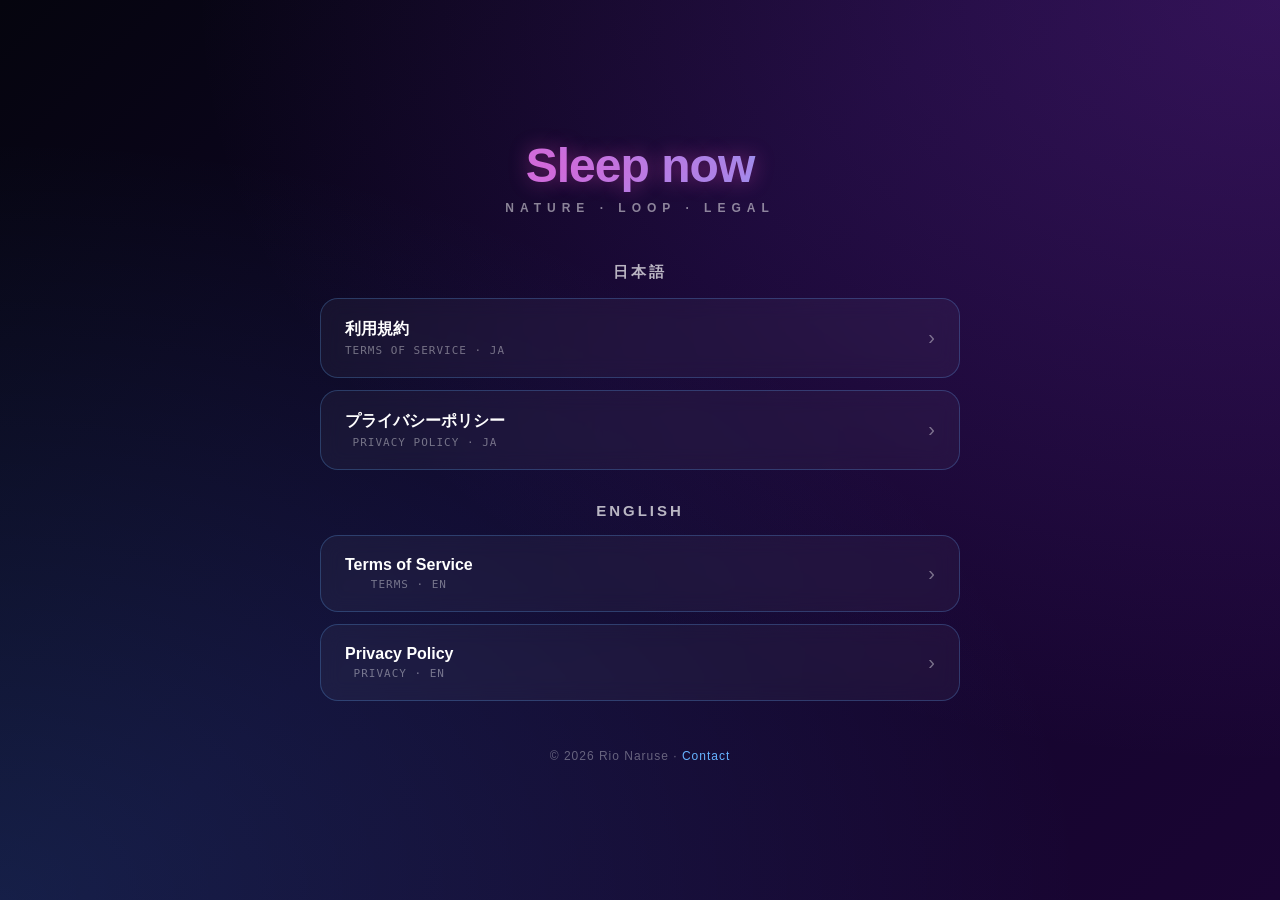
<file: index.html>
<!DOCTYPE html>
<html lang="ja">
<head>
<meta charset="UTF-8">
<meta name="viewport" content="width=device-width, initial-scale=1.0">
<title>Sleep now — Legal Documents</title>
<style>
  * { margin: 0; padding: 0; box-sizing: border-box; }
  body {
    font-family: -apple-system, BlinkMacSystemFont, "SF Pro Display", "Hiragino Sans", "Helvetica Neue", Arial, sans-serif;
    background: radial-gradient(ellipse at top right, rgba(150, 60, 220, 0.25), transparent 60%),
                radial-gradient(ellipse at bottom left, rgba(60, 180, 255, 0.15), transparent 60%),
                linear-gradient(135deg, #05050e 0%, #10052a 45%, #1a0533 100%);
    color: #fff;
    min-height: 100vh;
    display: flex;
    align-items: center;
    justify-content: center;
    padding: 40px 20px;
  }
  .container { max-width: 640px; width: 100%; text-align: center; }
  h1 {
    font-size: 48px;
    font-weight: 900;
    letter-spacing: -0.02em;
    background: linear-gradient(90deg, #ff4dcc, #66b3ff);
    -webkit-background-clip: text;
    -webkit-text-fill-color: transparent;
    background-clip: text;
    text-shadow: 0 0 20px rgba(255, 77, 204, 0.4);
    margin-bottom: 8px;
  }
  .subtitle {
    color: rgba(255, 255, 255, 0.5);
    font-size: 12px;
    letter-spacing: 6px;
    font-weight: 600;
    margin-bottom: 48px;
    text-transform: uppercase;
  }
  h2 {
    font-size: 15px;
    font-weight: 600;
    color: rgba(255, 255, 255, 0.7);
    letter-spacing: 3px;
    margin: 32px 0 16px;
    text-transform: uppercase;
  }
  .doc-grid { display: flex; flex-direction: column; gap: 12px; }
  .doc-card {
    background: rgba(255, 255, 255, 0.04);
    border: 1px solid rgba(102, 179, 255, 0.25);
    border-radius: 18px;
    padding: 20px 24px;
    text-decoration: none;
    color: #fff;
    display: flex;
    align-items: center;
    justify-content: space-between;
    transition: all 0.25s ease;
    backdrop-filter: blur(10px);
    -webkit-backdrop-filter: blur(10px);
  }
  .doc-card:hover {
    background: rgba(102, 179, 255, 0.1);
    border-color: rgba(102, 179, 255, 0.6);
    transform: translateY(-2px);
    box-shadow: 0 10px 30px rgba(102, 179, 255, 0.2);
  }
  .doc-title { font-size: 16px; font-weight: 700; text-align: left; }
  .doc-lang {
    font-size: 11px;
    color: rgba(255, 255, 255, 0.4);
    letter-spacing: 1px;
    font-family: "SF Mono", Menlo, monospace;
    margin-top: 4px;
  }
  .arrow { font-size: 20px; color: rgba(255, 255, 255, 0.4); }
  .doc-card:hover .arrow { color: #66b3ff; }
  footer {
    margin-top: 48px;
    color: rgba(255, 255, 255, 0.35);
    font-size: 12px;
    letter-spacing: 1px;
  }
  footer a { color: #66b3ff; text-decoration: none; }
  @media (max-width: 480px) {
    h1 { font-size: 36px; }
    .doc-card { padding: 16px 20px; }
  }
</style>
</head>
<body>
<div class="container">
  <h1>Sleep now</h1>
  <div class="subtitle">Nature · Loop · Legal</div>

  <h2>日本語</h2>
  <div class="doc-grid">
    <a href="terms-ja.html" class="doc-card">
      <div>
        <div class="doc-title">利用規約</div>
        <div class="doc-lang">TERMS OF SERVICE · JA</div>
      </div>
      <span class="arrow">›</span>
    </a>
    <a href="privacy-ja.html" class="doc-card">
      <div>
        <div class="doc-title">プライバシーポリシー</div>
        <div class="doc-lang">PRIVACY POLICY · JA</div>
      </div>
      <span class="arrow">›</span>
    </a>
  </div>

  <h2>English</h2>
  <div class="doc-grid">
    <a href="terms-en.html" class="doc-card">
      <div>
        <div class="doc-title">Terms of Service</div>
        <div class="doc-lang">TERMS · EN</div>
      </div>
      <span class="arrow">›</span>
    </a>
    <a href="privacy-en.html" class="doc-card">
      <div>
        <div class="doc-title">Privacy Policy</div>
        <div class="doc-lang">PRIVACY · EN</div>
      </div>
      <span class="arrow">›</span>
    </a>
  </div>

  <footer>
    © 2026 Rio Naruse · <a href="mailto:steplife.contact@gmail.com">Contact</a>
  </footer>
</div>
</body>
</html>
</file>
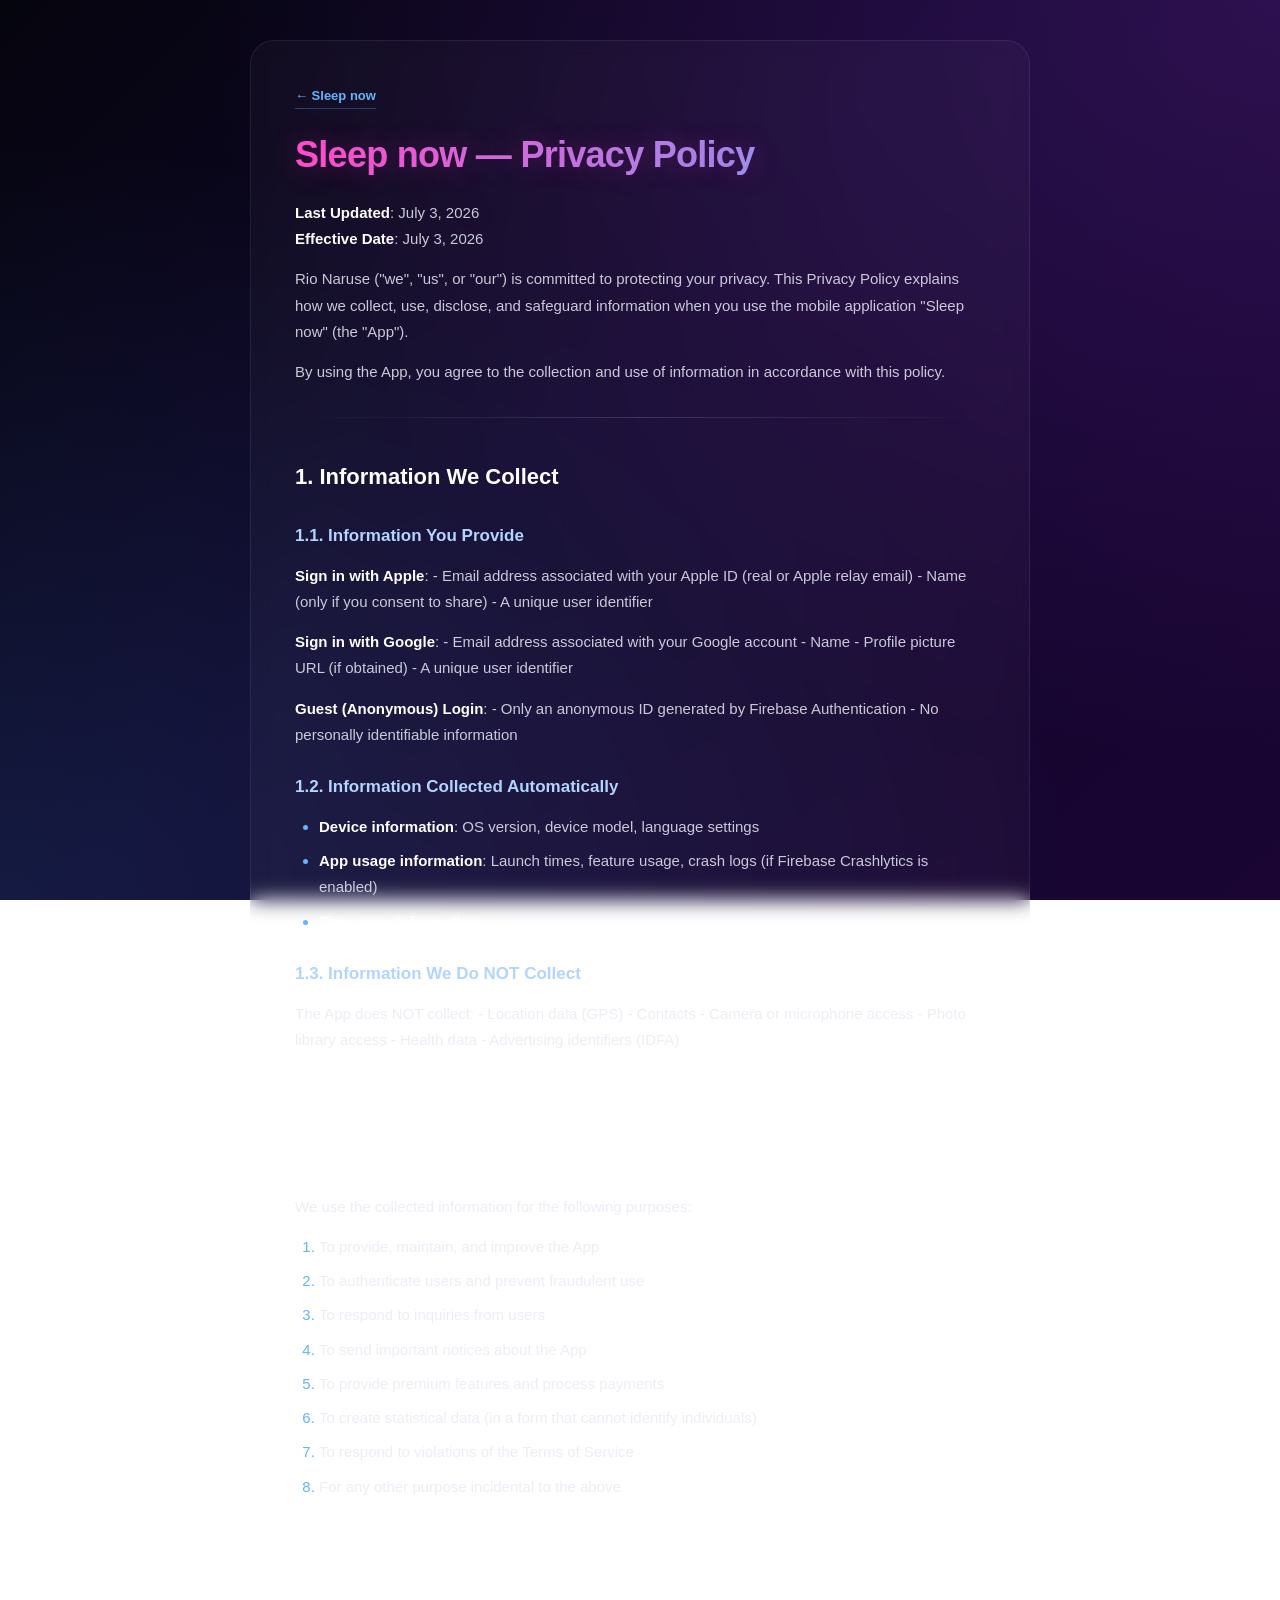
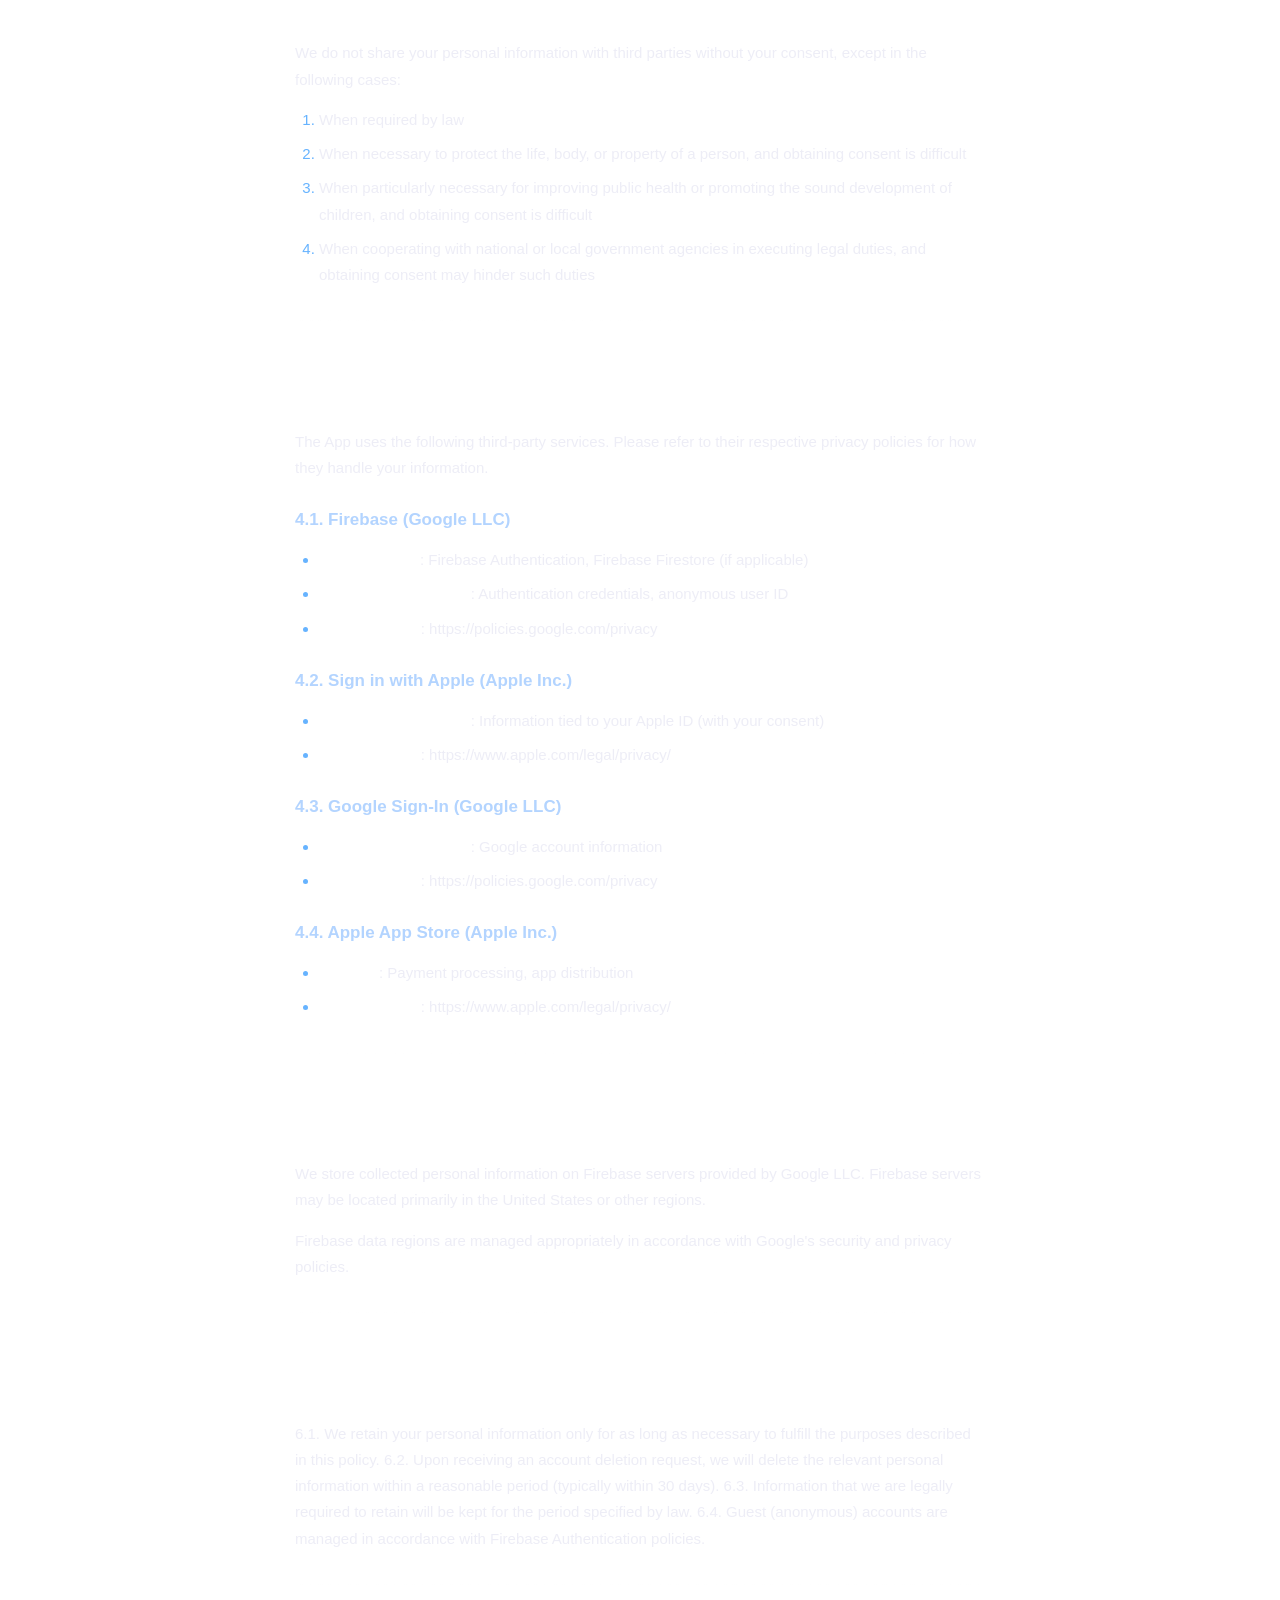
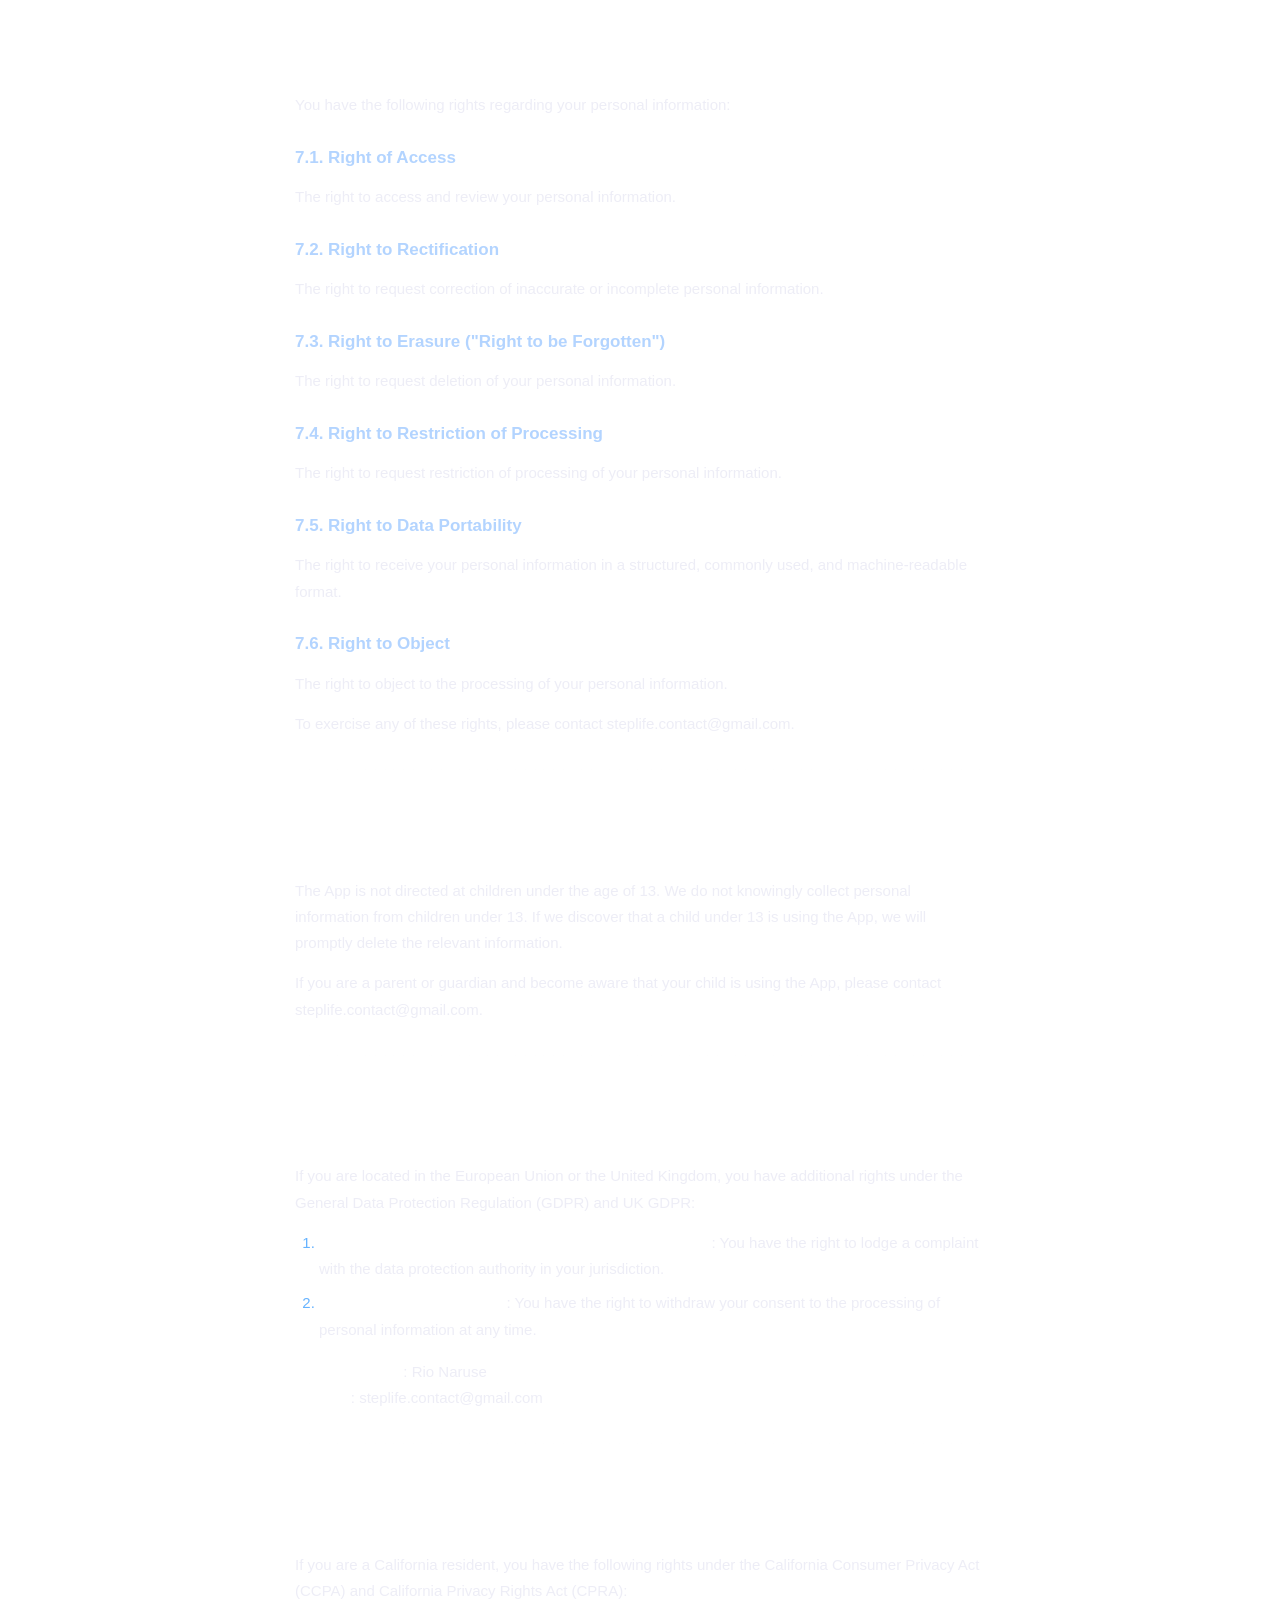
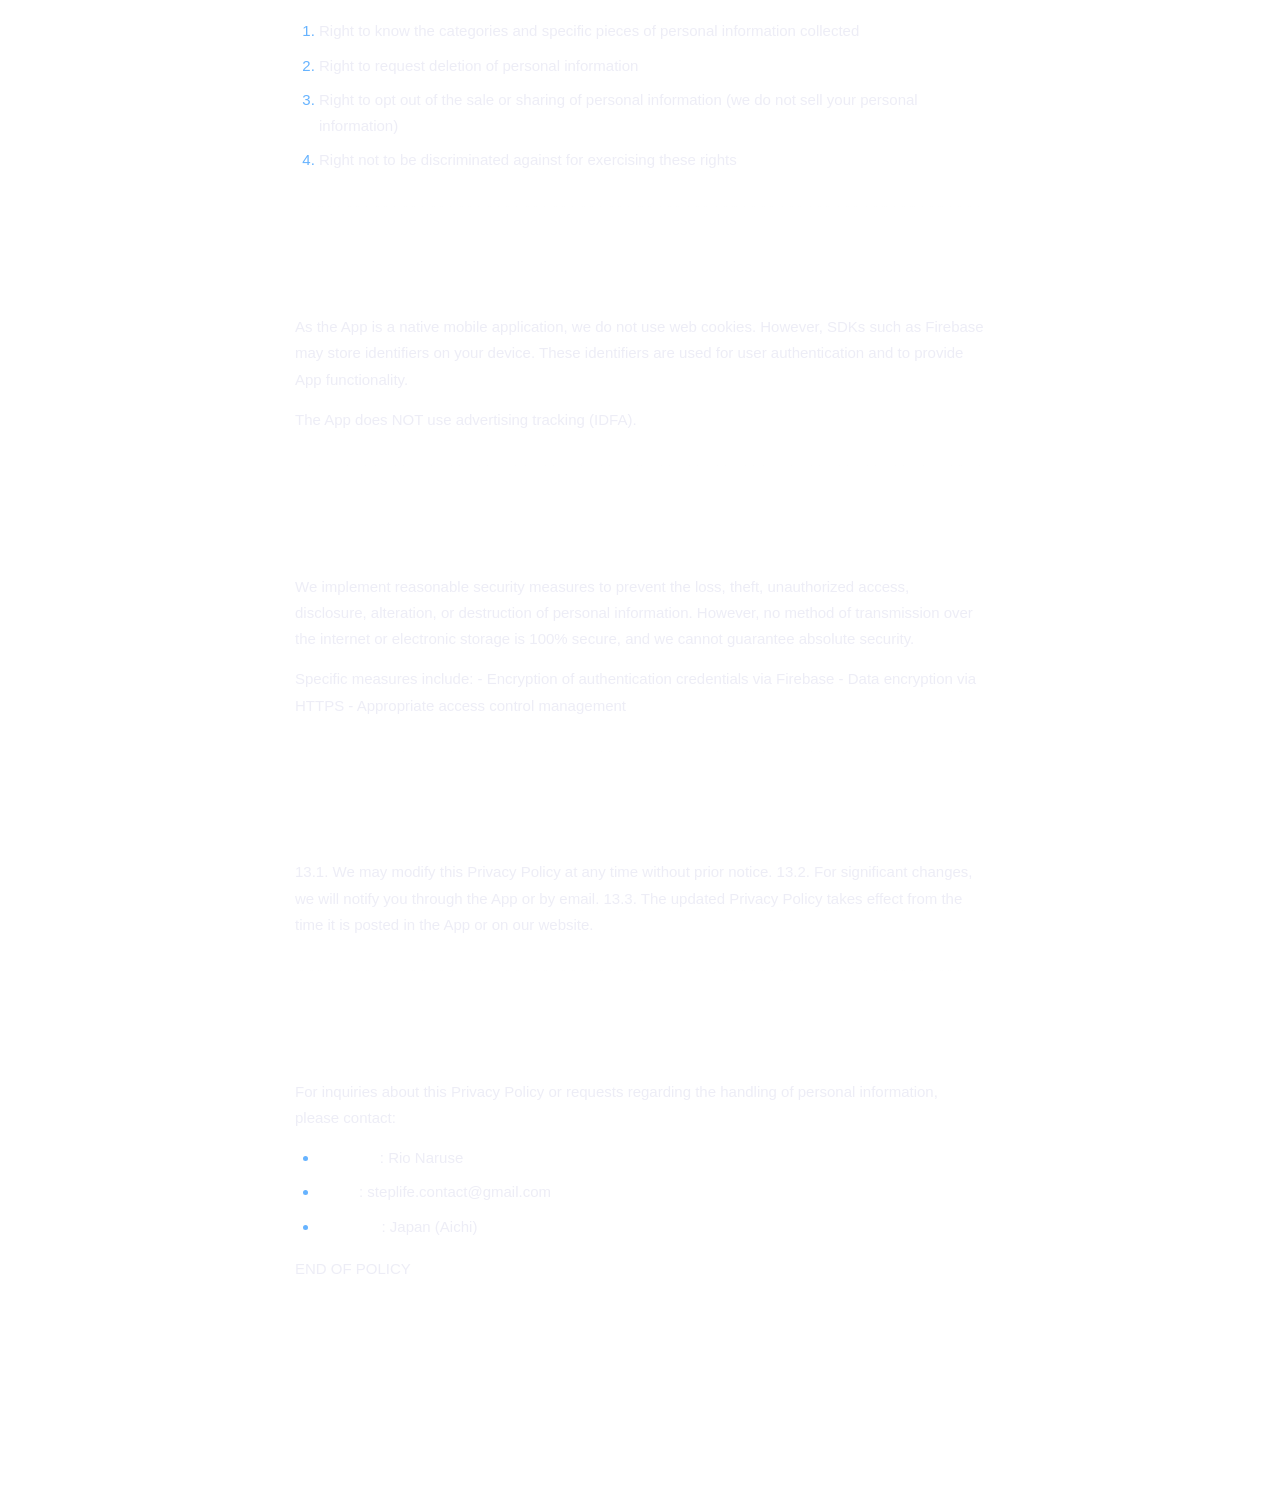
<file: privacy-en.html>
<!DOCTYPE html>
<html lang="en">
<head>
<meta charset="UTF-8">
<meta name="viewport" content="width=device-width, initial-scale=1.0">
<title>Privacy Policy — Sleep now</title>
<link rel="stylesheet" href="style.css">
</head>
<body>
<div class="container">
  <a href="index.html" class="back-link">← Sleep now</a>
  <h1>Sleep now — Privacy Policy</h1>
<p><strong>Last Updated</strong>: July 3, 2026<br />
<strong>Effective Date</strong>: July 3, 2026</p>
<p>Rio Naruse ("we", "us", or "our") is committed to protecting your privacy. This Privacy Policy explains how we collect, use, disclose, and safeguard information when you use the mobile application "Sleep now" (the "App").</p>
<p>By using the App, you agree to the collection and use of information in accordance with this policy.</p>
<hr />
<h2>1. Information We Collect</h2>
<h3>1.1. Information You Provide</h3>
<p><strong>Sign in with Apple</strong>:
- Email address associated with your Apple ID (real or Apple relay email)
- Name (only if you consent to share)
- A unique user identifier</p>
<p><strong>Sign in with Google</strong>:
- Email address associated with your Google account
- Name
- Profile picture URL (if obtained)
- A unique user identifier</p>
<p><strong>Guest (Anonymous) Login</strong>:
- Only an anonymous ID generated by Firebase Authentication
- No personally identifiable information</p>
<h3>1.2. Information Collected Automatically</h3>
<ul>
<li><strong>Device information</strong>: OS version, device model, language settings</li>
<li><strong>App usage information</strong>: Launch times, feature usage, crash logs (if Firebase Crashlytics is enabled)</li>
<li><strong>Time zone information</strong></li>
</ul>
<h3>1.3. Information We Do NOT Collect</h3>
<p>The App does NOT collect:
- Location data (GPS)
- Contacts
- Camera or microphone access
- Photo library access
- Health data
- Advertising identifiers (IDFA)</p>
<hr />
<h2>2. How We Use Information</h2>
<p>We use the collected information for the following purposes:</p>
<ol>
<li>To provide, maintain, and improve the App</li>
<li>To authenticate users and prevent fraudulent use</li>
<li>To respond to inquiries from users</li>
<li>To send important notices about the App</li>
<li>To provide premium features and process payments</li>
<li>To create statistical data (in a form that cannot identify individuals)</li>
<li>To respond to violations of the Terms of Service</li>
<li>For any other purpose incidental to the above</li>
</ol>
<hr />
<h2>3. Sharing Information with Third Parties</h2>
<p>We do not share your personal information with third parties without your consent, except in the following cases:</p>
<ol>
<li>When required by law</li>
<li>When necessary to protect the life, body, or property of a person, and obtaining consent is difficult</li>
<li>When particularly necessary for improving public health or promoting the sound development of children, and obtaining consent is difficult</li>
<li>When cooperating with national or local government agencies in executing legal duties, and obtaining consent may hinder such duties</li>
</ol>
<hr />
<h2>4. Third-Party Services</h2>
<p>The App uses the following third-party services. Please refer to their respective privacy policies for how they handle your information.</p>
<h3>4.1. Firebase (Google LLC)</h3>
<ul>
<li><strong>Services used</strong>: Firebase Authentication, Firebase Firestore (if applicable)</li>
<li><strong>Information collected</strong>: Authentication credentials, anonymous user ID</li>
<li><strong>Privacy Policy</strong>: https://policies.google.com/privacy</li>
</ul>
<h3>4.2. Sign in with Apple (Apple Inc.)</h3>
<ul>
<li><strong>Information collected</strong>: Information tied to your Apple ID (with your consent)</li>
<li><strong>Privacy Policy</strong>: https://www.apple.com/legal/privacy/</li>
</ul>
<h3>4.3. Google Sign-In (Google LLC)</h3>
<ul>
<li><strong>Information collected</strong>: Google account information</li>
<li><strong>Privacy Policy</strong>: https://policies.google.com/privacy</li>
</ul>
<h3>4.4. Apple App Store (Apple Inc.)</h3>
<ul>
<li><strong>Purpose</strong>: Payment processing, app distribution</li>
<li><strong>Privacy Policy</strong>: https://www.apple.com/legal/privacy/</li>
</ul>
<hr />
<h2>5. Data Storage Location</h2>
<p>We store collected personal information on Firebase servers provided by Google LLC. Firebase servers may be located primarily in the United States or other regions.</p>
<p>Firebase data regions are managed appropriately in accordance with Google's security and privacy policies.</p>
<hr />
<h2>6. Data Retention</h2>
<p>6.1. We retain your personal information only for as long as necessary to fulfill the purposes described in this policy.
6.2. Upon receiving an account deletion request, we will delete the relevant personal information within a reasonable period (typically within 30 days).
6.3. Information that we are legally required to retain will be kept for the period specified by law.
6.4. Guest (anonymous) accounts are managed in accordance with Firebase Authentication policies.</p>
<hr />
<h2>7. Your Rights</h2>
<p>You have the following rights regarding your personal information:</p>
<h3>7.1. Right of Access</h3>
<p>The right to access and review your personal information.</p>
<h3>7.2. Right to Rectification</h3>
<p>The right to request correction of inaccurate or incomplete personal information.</p>
<h3>7.3. Right to Erasure ("Right to be Forgotten")</h3>
<p>The right to request deletion of your personal information.</p>
<h3>7.4. Right to Restriction of Processing</h3>
<p>The right to request restriction of processing of your personal information.</p>
<h3>7.5. Right to Data Portability</h3>
<p>The right to receive your personal information in a structured, commonly used, and machine-readable format.</p>
<h3>7.6. Right to Object</h3>
<p>The right to object to the processing of your personal information.</p>
<p>To exercise any of these rights, please contact steplife.contact@gmail.com.</p>
<hr />
<h2>8. Children's Privacy</h2>
<p>The App is not directed at children under the age of 13. We do not knowingly collect personal information from children under 13. If we discover that a child under 13 is using the App, we will promptly delete the relevant information.</p>
<p>If you are a parent or guardian and become aware that your child is using the App, please contact steplife.contact@gmail.com.</p>
<hr />
<h2>9. Rights of EU/UK Residents (GDPR)</h2>
<p>If you are located in the European Union or the United Kingdom, you have additional rights under the General Data Protection Regulation (GDPR) and UK GDPR:</p>
<ol>
<li><strong>Right to lodge a complaint with a supervisory authority</strong>: You have the right to lodge a complaint with the data protection authority in your jurisdiction.</li>
<li><strong>Right to withdraw consent</strong>: You have the right to withdraw your consent to the processing of personal information at any time.</li>
</ol>
<p><strong>Data Controller</strong>: Rio Naruse<br />
<strong>Contact</strong>: steplife.contact@gmail.com</p>
<hr />
<h2>10. Rights of California Residents (CCPA/CPRA)</h2>
<p>If you are a California resident, you have the following rights under the California Consumer Privacy Act (CCPA) and California Privacy Rights Act (CPRA):</p>
<ol>
<li>Right to know the categories and specific pieces of personal information collected</li>
<li>Right to request deletion of personal information</li>
<li>Right to opt out of the sale or sharing of personal information (we do not sell your personal information)</li>
<li>Right not to be discriminated against for exercising these rights</li>
</ol>
<hr />
<h2>11. Cookies and Tracking Technologies</h2>
<p>As the App is a native mobile application, we do not use web cookies. However, SDKs such as Firebase may store identifiers on your device. These identifiers are used for user authentication and to provide App functionality.</p>
<p>The App does NOT use advertising tracking (IDFA).</p>
<hr />
<h2>12. Security</h2>
<p>We implement reasonable security measures to prevent the loss, theft, unauthorized access, disclosure, alteration, or destruction of personal information. However, no method of transmission over the internet or electronic storage is 100% secure, and we cannot guarantee absolute security.</p>
<p>Specific measures include:
- Encryption of authentication credentials via Firebase
- Data encryption via HTTPS
- Appropriate access control management</p>
<hr />
<h2>13. Changes to This Policy</h2>
<p>13.1. We may modify this Privacy Policy at any time without prior notice.
13.2. For significant changes, we will notify you through the App or by email.
13.3. The updated Privacy Policy takes effect from the time it is posted in the App or on our website.</p>
<hr />
<h2>14. Contact Us</h2>
<p>For inquiries about this Privacy Policy or requests regarding the handling of personal information, please contact:</p>
<ul>
<li><strong>Provider</strong>: Rio Naruse</li>
<li><strong>Email</strong>: steplife.contact@gmail.com</li>
<li><strong>Location</strong>: Japan (Aichi)</li>
</ul>
<p>END OF POLICY</p>
  <div class="footer">© 2026 Rio Naruse · steplife.contact@gmail.com</div>
</div>
</body>
</html>
</file>
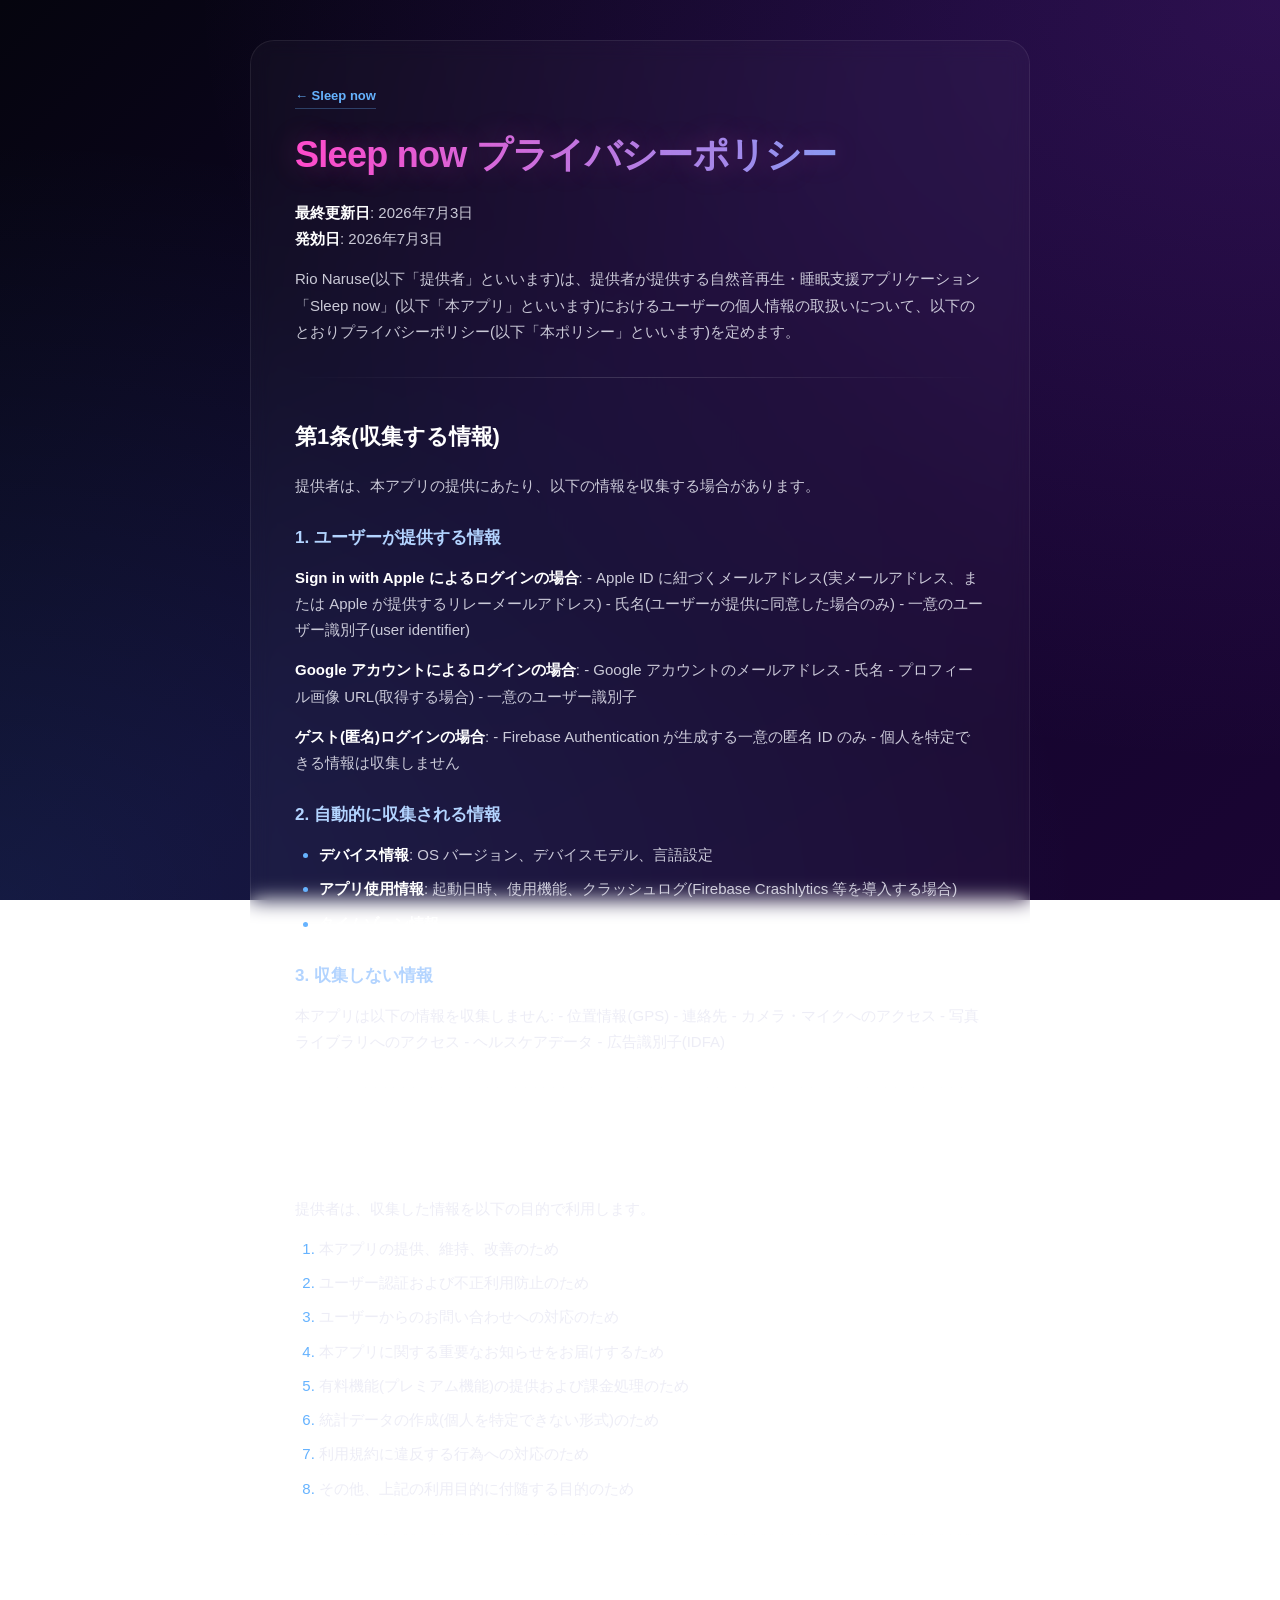
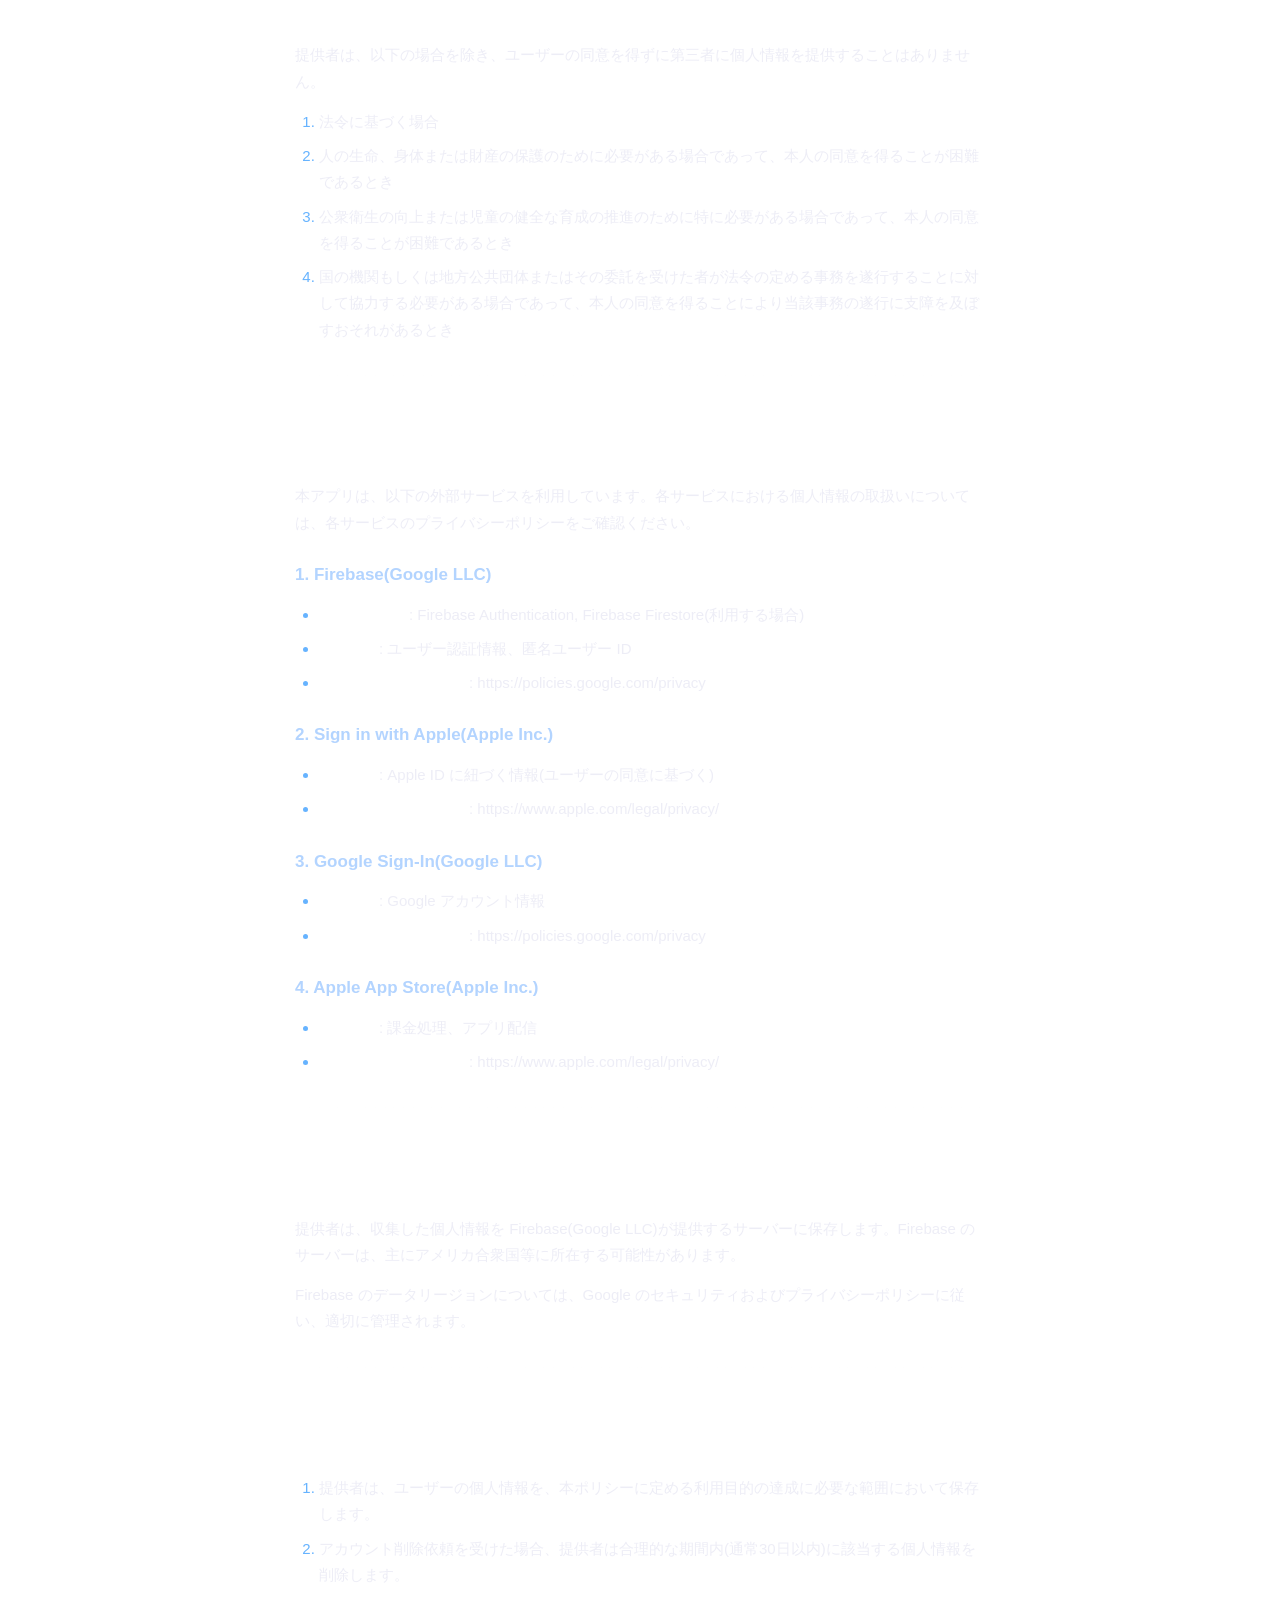
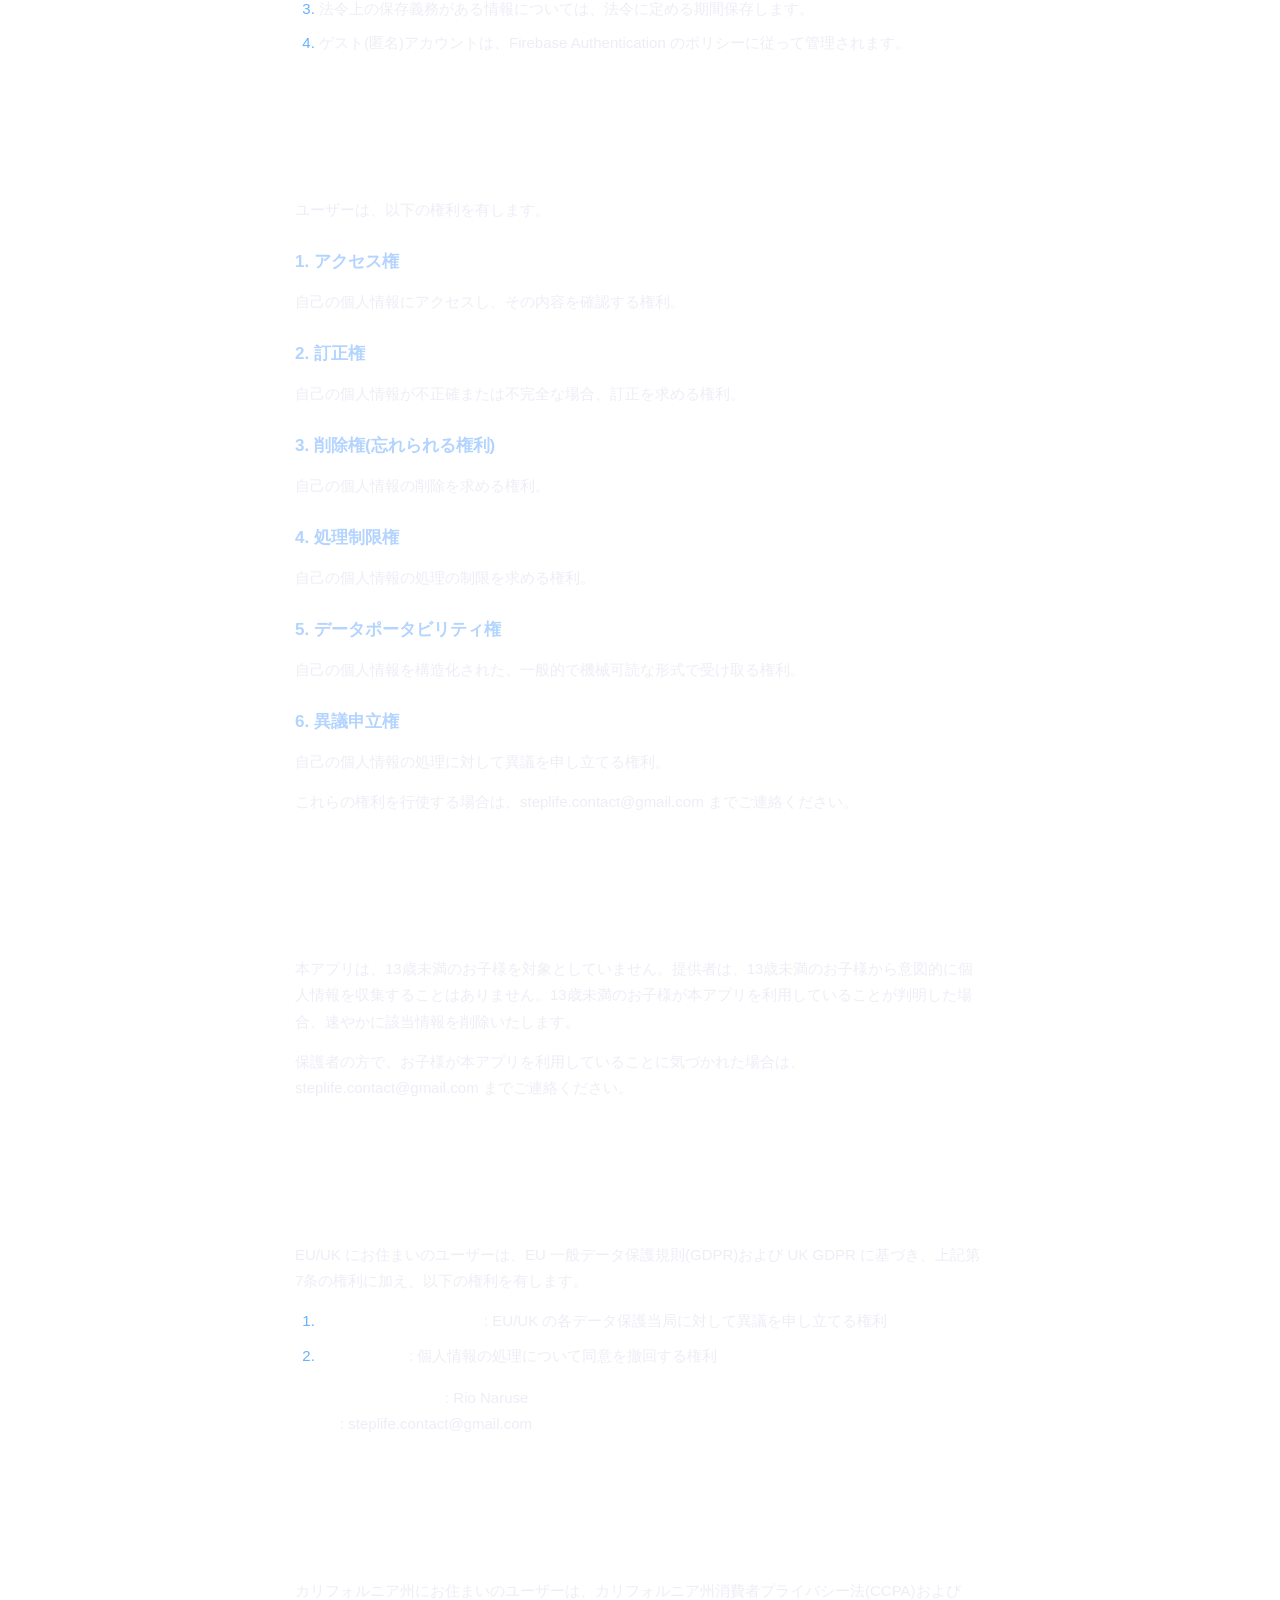
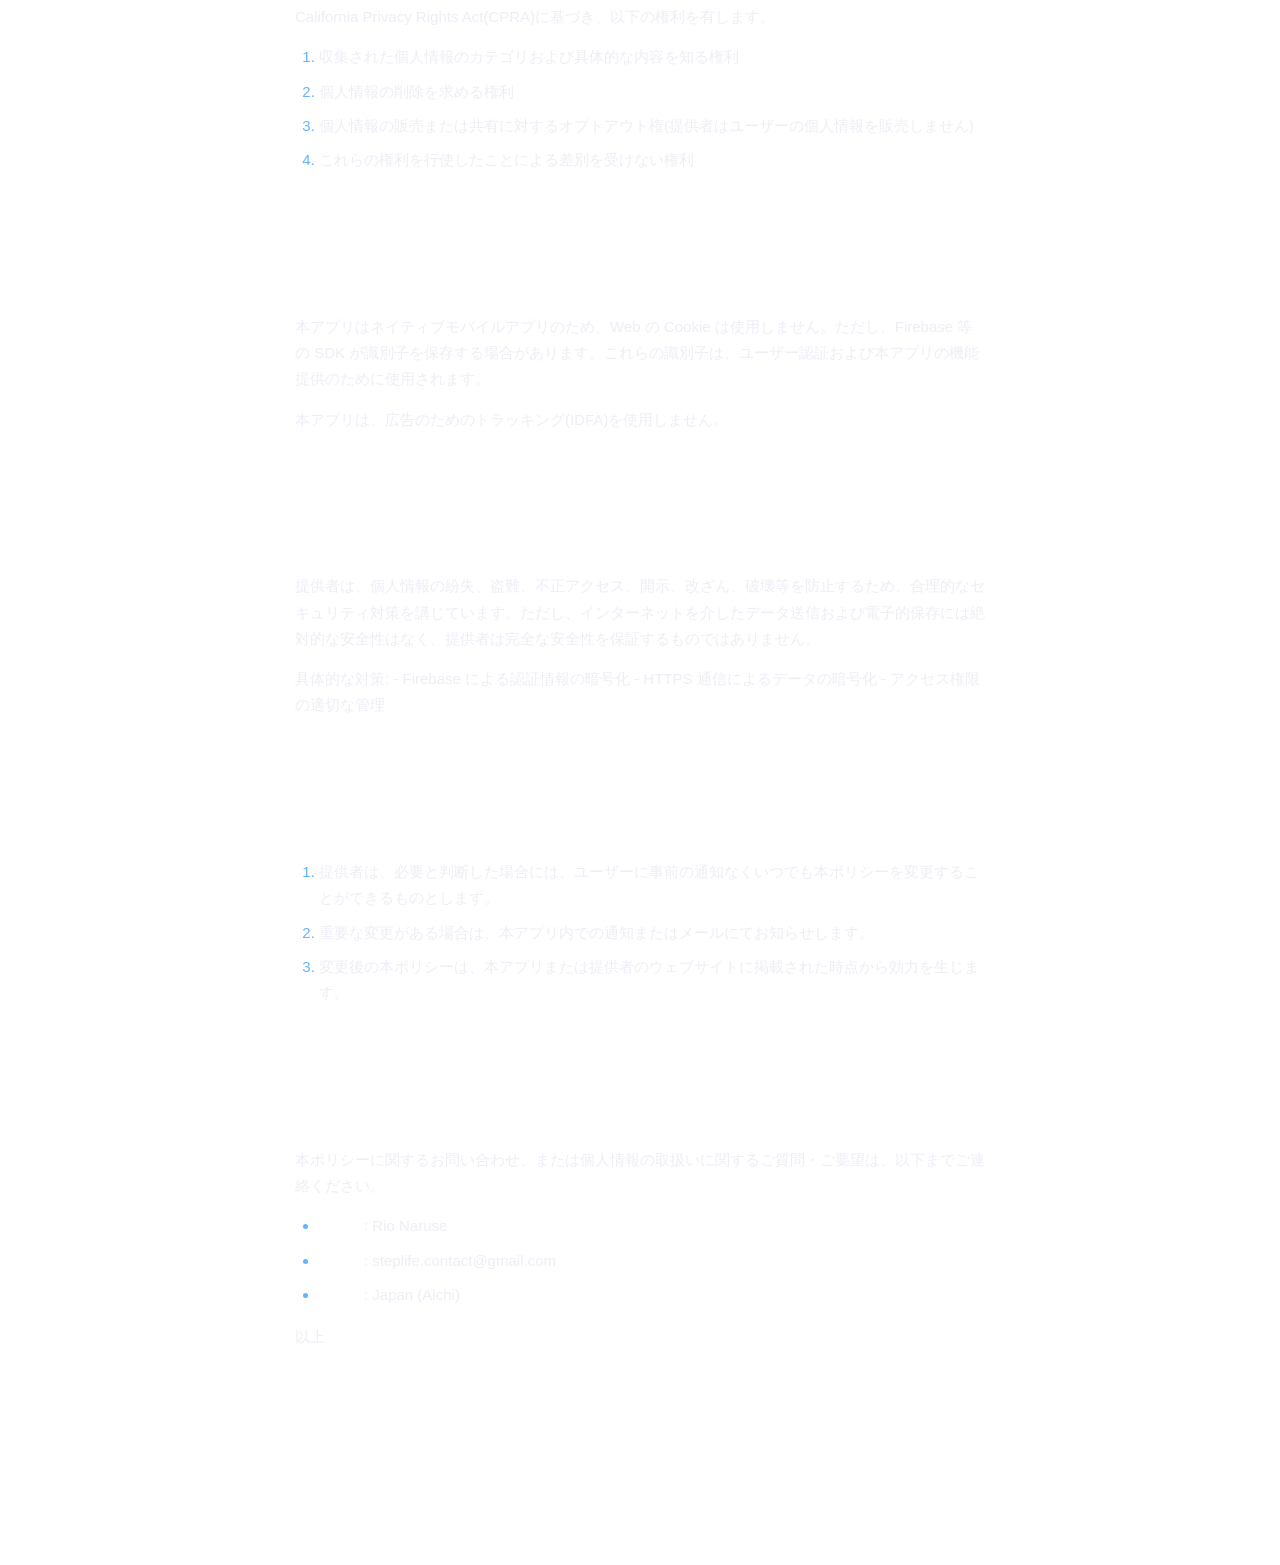
<file: privacy-ja.html>
<!DOCTYPE html>
<html lang="ja">
<head>
<meta charset="UTF-8">
<meta name="viewport" content="width=device-width, initial-scale=1.0">
<title>プライバシーポリシー — Sleep now</title>
<link rel="stylesheet" href="style.css">
</head>
<body>
<div class="container">
  <a href="index.html" class="back-link">← Sleep now</a>
  <h1>Sleep now プライバシーポリシー</h1>
<p><strong>最終更新日</strong>: 2026年7月3日<br />
<strong>発効日</strong>: 2026年7月3日</p>
<p>Rio Naruse(以下「提供者」といいます)は、提供者が提供する自然音再生・睡眠支援アプリケーション「Sleep now」(以下「本アプリ」といいます)におけるユーザーの個人情報の取扱いについて、以下のとおりプライバシーポリシー(以下「本ポリシー」といいます)を定めます。</p>
<hr />
<h2>第1条(収集する情報)</h2>
<p>提供者は、本アプリの提供にあたり、以下の情報を収集する場合があります。</p>
<h3>1. ユーザーが提供する情報</h3>
<p><strong>Sign in with Apple によるログインの場合</strong>:
- Apple ID に紐づくメールアドレス(実メールアドレス、または Apple が提供するリレーメールアドレス)
- 氏名(ユーザーが提供に同意した場合のみ)
- 一意のユーザー識別子(user identifier)</p>
<p><strong>Google アカウントによるログインの場合</strong>:
- Google アカウントのメールアドレス
- 氏名
- プロフィール画像 URL(取得する場合)
- 一意のユーザー識別子</p>
<p><strong>ゲスト(匿名)ログインの場合</strong>:
- Firebase Authentication が生成する一意の匿名 ID のみ
- 個人を特定できる情報は収集しません</p>
<h3>2. 自動的に収集される情報</h3>
<ul>
<li><strong>デバイス情報</strong>: OS バージョン、デバイスモデル、言語設定</li>
<li><strong>アプリ使用情報</strong>: 起動日時、使用機能、クラッシュログ(Firebase Crashlytics 等を導入する場合)</li>
<li><strong>タイムゾーン情報</strong></li>
</ul>
<h3>3. 収集しない情報</h3>
<p>本アプリは以下の情報を収集しません:
- 位置情報(GPS)
- 連絡先
- カメラ・マイクへのアクセス
- 写真ライブラリへのアクセス
- ヘルスケアデータ
- 広告識別子(IDFA)</p>
<hr />
<h2>第2条(情報の利用目的)</h2>
<p>提供者は、収集した情報を以下の目的で利用します。</p>
<ol>
<li>本アプリの提供、維持、改善のため</li>
<li>ユーザー認証および不正利用防止のため</li>
<li>ユーザーからのお問い合わせへの対応のため</li>
<li>本アプリに関する重要なお知らせをお届けするため</li>
<li>有料機能(プレミアム機能)の提供および課金処理のため</li>
<li>統計データの作成(個人を特定できない形式)のため</li>
<li>利用規約に違反する行為への対応のため</li>
<li>その他、上記の利用目的に付随する目的のため</li>
</ol>
<hr />
<h2>第3条(第三者への情報提供)</h2>
<p>提供者は、以下の場合を除き、ユーザーの同意を得ずに第三者に個人情報を提供することはありません。</p>
<ol>
<li>法令に基づく場合</li>
<li>人の生命、身体または財産の保護のために必要がある場合であって、本人の同意を得ることが困難であるとき</li>
<li>公衆衛生の向上または児童の健全な育成の推進のために特に必要がある場合であって、本人の同意を得ることが困難であるとき</li>
<li>国の機関もしくは地方公共団体またはその委託を受けた者が法令の定める事務を遂行することに対して協力する必要がある場合であって、本人の同意を得ることにより当該事務の遂行に支障を及ぼすおそれがあるとき</li>
</ol>
<hr />
<h2>第4条(利用する外部サービス)</h2>
<p>本アプリは、以下の外部サービスを利用しています。各サービスにおける個人情報の取扱いについては、各サービスのプライバシーポリシーをご確認ください。</p>
<h3>1. Firebase(Google LLC)</h3>
<ul>
<li><strong>利用サービス</strong>: Firebase Authentication, Firebase Firestore(利用する場合)</li>
<li><strong>収集情報</strong>: ユーザー認証情報、匿名ユーザー ID</li>
<li><strong>プライバシーポリシー</strong>: https://policies.google.com/privacy</li>
</ul>
<h3>2. Sign in with Apple(Apple Inc.)</h3>
<ul>
<li><strong>収集情報</strong>: Apple ID に紐づく情報(ユーザーの同意に基づく)</li>
<li><strong>プライバシーポリシー</strong>: https://www.apple.com/legal/privacy/</li>
</ul>
<h3>3. Google Sign-In(Google LLC)</h3>
<ul>
<li><strong>収集情報</strong>: Google アカウント情報</li>
<li><strong>プライバシーポリシー</strong>: https://policies.google.com/privacy</li>
</ul>
<h3>4. Apple App Store(Apple Inc.)</h3>
<ul>
<li><strong>利用目的</strong>: 課金処理、アプリ配信</li>
<li><strong>プライバシーポリシー</strong>: https://www.apple.com/legal/privacy/</li>
</ul>
<hr />
<h2>第5条(データの保存場所)</h2>
<p>提供者は、収集した個人情報を Firebase(Google LLC)が提供するサーバーに保存します。Firebase のサーバーは、主にアメリカ合衆国等に所在する可能性があります。</p>
<p>Firebase のデータリージョンについては、Google のセキュリティおよびプライバシーポリシーに従い、適切に管理されます。</p>
<hr />
<h2>第6条(データの保存期間)</h2>
<ol>
<li>提供者は、ユーザーの個人情報を、本ポリシーに定める利用目的の達成に必要な範囲において保存します。</li>
<li>アカウント削除依頼を受けた場合、提供者は合理的な期間内(通常30日以内)に該当する個人情報を削除します。</li>
<li>法令上の保存義務がある情報については、法令に定める期間保存します。</li>
<li>ゲスト(匿名)アカウントは、Firebase Authentication のポリシーに従って管理されます。</li>
</ol>
<hr />
<h2>第7条(ユーザーの権利)</h2>
<p>ユーザーは、以下の権利を有します。</p>
<h3>1. アクセス権</h3>
<p>自己の個人情報にアクセスし、その内容を確認する権利。</p>
<h3>2. 訂正権</h3>
<p>自己の個人情報が不正確または不完全な場合、訂正を求める権利。</p>
<h3>3. 削除権(忘れられる権利)</h3>
<p>自己の個人情報の削除を求める権利。</p>
<h3>4. 処理制限権</h3>
<p>自己の個人情報の処理の制限を求める権利。</p>
<h3>5. データポータビリティ権</h3>
<p>自己の個人情報を構造化された、一般的で機械可読な形式で受け取る権利。</p>
<h3>6. 異議申立権</h3>
<p>自己の個人情報の処理に対して異議を申し立てる権利。</p>
<p>これらの権利を行使する場合は、steplife.contact@gmail.com までご連絡ください。</p>
<hr />
<h2>第8条(お子様の個人情報)</h2>
<p>本アプリは、13歳未満のお子様を対象としていません。提供者は、13歳未満のお子様から意図的に個人情報を収集することはありません。13歳未満のお子様が本アプリを利用していることが判明した場合、速やかに該当情報を削除いたします。</p>
<p>保護者の方で、お子様が本アプリを利用していることに気づかれた場合は、steplife.contact@gmail.com までご連絡ください。</p>
<hr />
<h2>第9条(EU/UK 居住者の権利 - GDPR)</h2>
<p>EU/UK にお住まいのユーザーは、EU 一般データ保護規則(GDPR)および UK GDPR に基づき、上記第7条の権利に加え、以下の権利を有します。</p>
<ol>
<li><strong>監督機関への異議申立権</strong>: EU/UK の各データ保護当局に対して異議を申し立てる権利</li>
<li><strong>同意の撤回権</strong>: 個人情報の処理について同意を撤回する権利</li>
</ol>
<p><strong>データコントローラー</strong>: Rio Naruse<br />
<strong>連絡先</strong>: steplife.contact@gmail.com</p>
<hr />
<h2>第10条(米国カリフォルニア州居住者の権利 - CCPA/CPRA)</h2>
<p>カリフォルニア州にお住まいのユーザーは、カリフォルニア州消費者プライバシー法(CCPA)および California Privacy Rights Act(CPRA)に基づき、以下の権利を有します。</p>
<ol>
<li>収集された個人情報のカテゴリおよび具体的な内容を知る権利</li>
<li>個人情報の削除を求める権利</li>
<li>個人情報の販売または共有に対するオプトアウト権(提供者はユーザーの個人情報を販売しません)</li>
<li>これらの権利を行使したことによる差別を受けない権利</li>
</ol>
<hr />
<h2>第11条(Cookie およびトラッキング技術)</h2>
<p>本アプリはネイティブモバイルアプリのため、Web の Cookie は使用しません。ただし、Firebase 等の SDK が識別子を保存する場合があります。これらの識別子は、ユーザー認証および本アプリの機能提供のために使用されます。</p>
<p>本アプリは、広告のためのトラッキング(IDFA)を使用しません。</p>
<hr />
<h2>第12条(セキュリティ)</h2>
<p>提供者は、個人情報の紛失、盗難、不正アクセス、開示、改ざん、破壊等を防止するため、合理的なセキュリティ対策を講じています。ただし、インターネットを介したデータ送信および電子的保存には絶対的な安全性はなく、提供者は完全な安全性を保証するものではありません。</p>
<p>具体的な対策:
- Firebase による認証情報の暗号化
- HTTPS 通信によるデータの暗号化
- アクセス権限の適切な管理</p>
<hr />
<h2>第13条(本ポリシーの変更)</h2>
<ol>
<li>提供者は、必要と判断した場合には、ユーザーに事前の通知なくいつでも本ポリシーを変更することができるものとします。</li>
<li>重要な変更がある場合は、本アプリ内での通知またはメールにてお知らせします。</li>
<li>変更後の本ポリシーは、本アプリまたは提供者のウェブサイトに掲載された時点から効力を生じます。</li>
</ol>
<hr />
<h2>第14条(お問い合わせ)</h2>
<p>本ポリシーに関するお問い合わせ、または個人情報の取扱いに関するご質問・ご要望は、以下までご連絡ください。</p>
<ul>
<li><strong>提供者</strong>: Rio Naruse</li>
<li><strong>メール</strong>: steplife.contact@gmail.com</li>
<li><strong>所在地</strong>: Japan (Aichi)</li>
</ul>
<p>以上</p>
  <div class="footer">© 2026 Rio Naruse · steplife.contact@gmail.com</div>
</div>
</body>
</html>
</file>
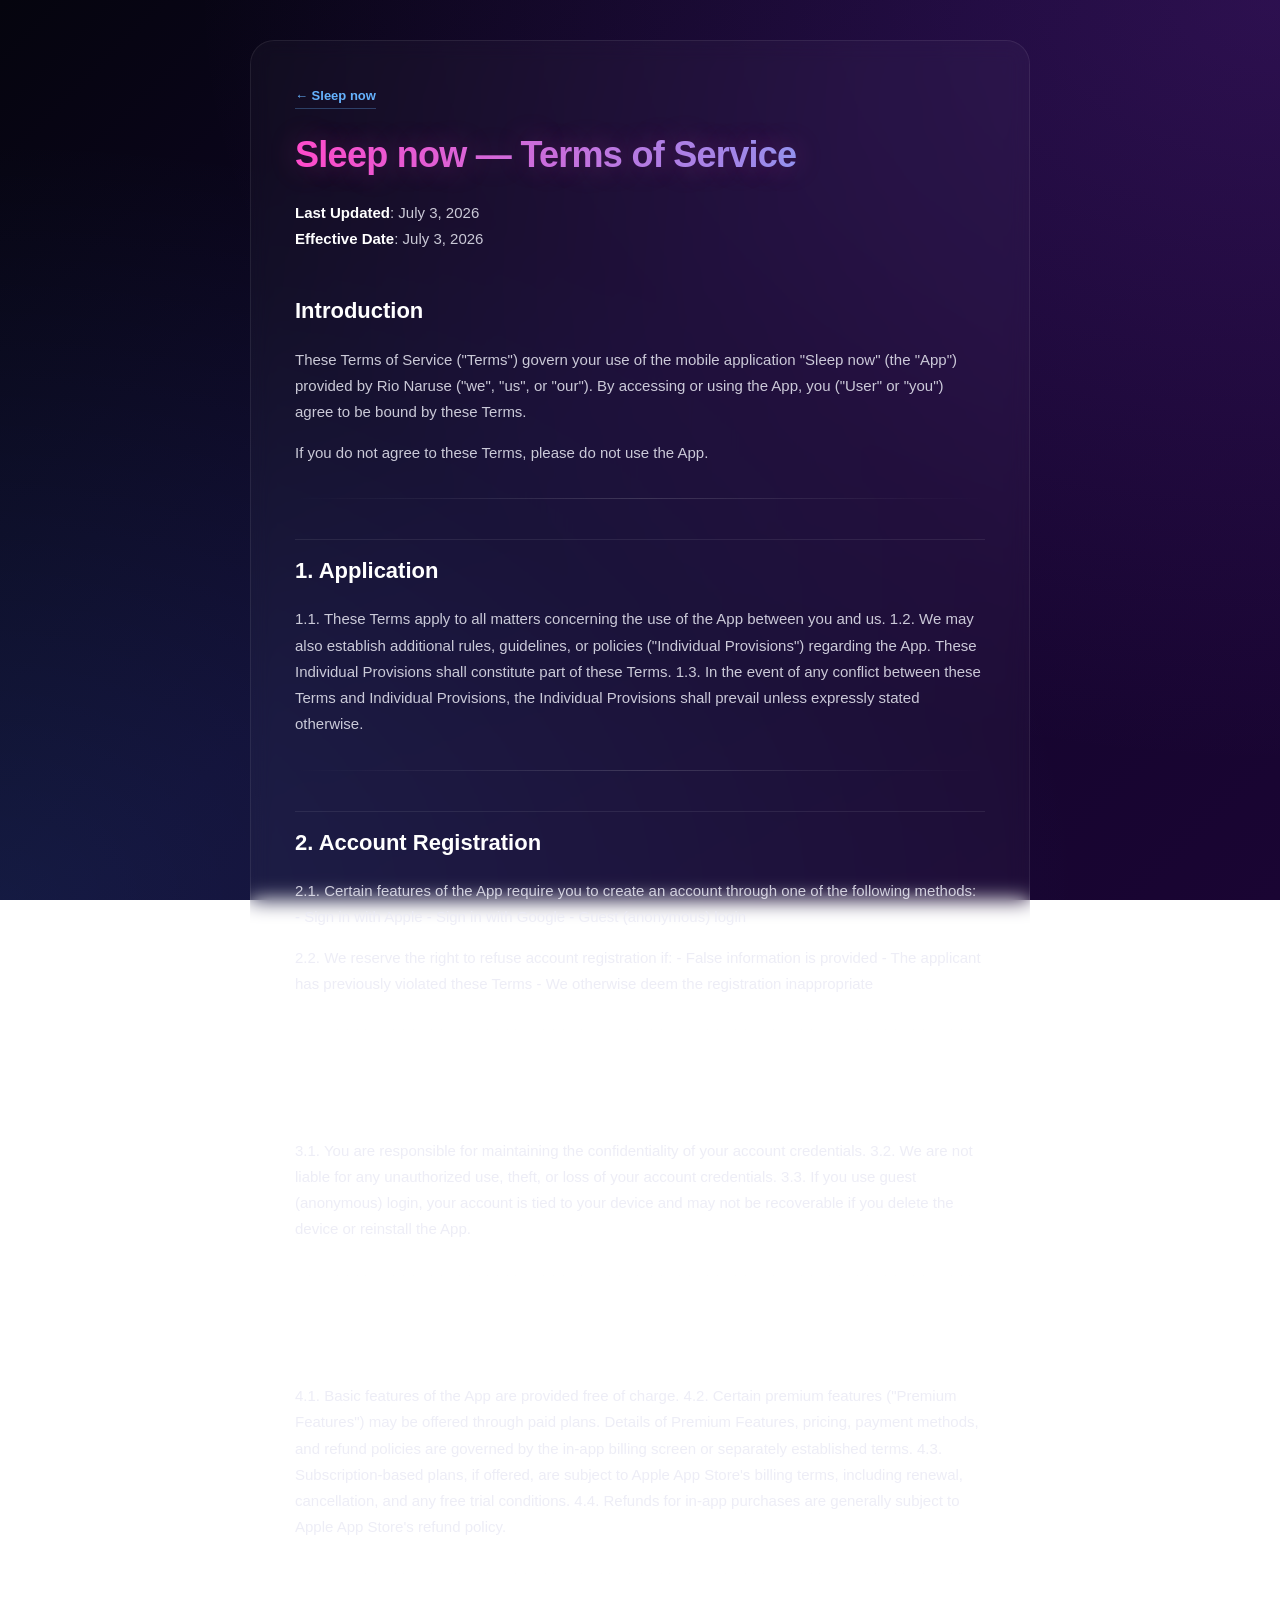
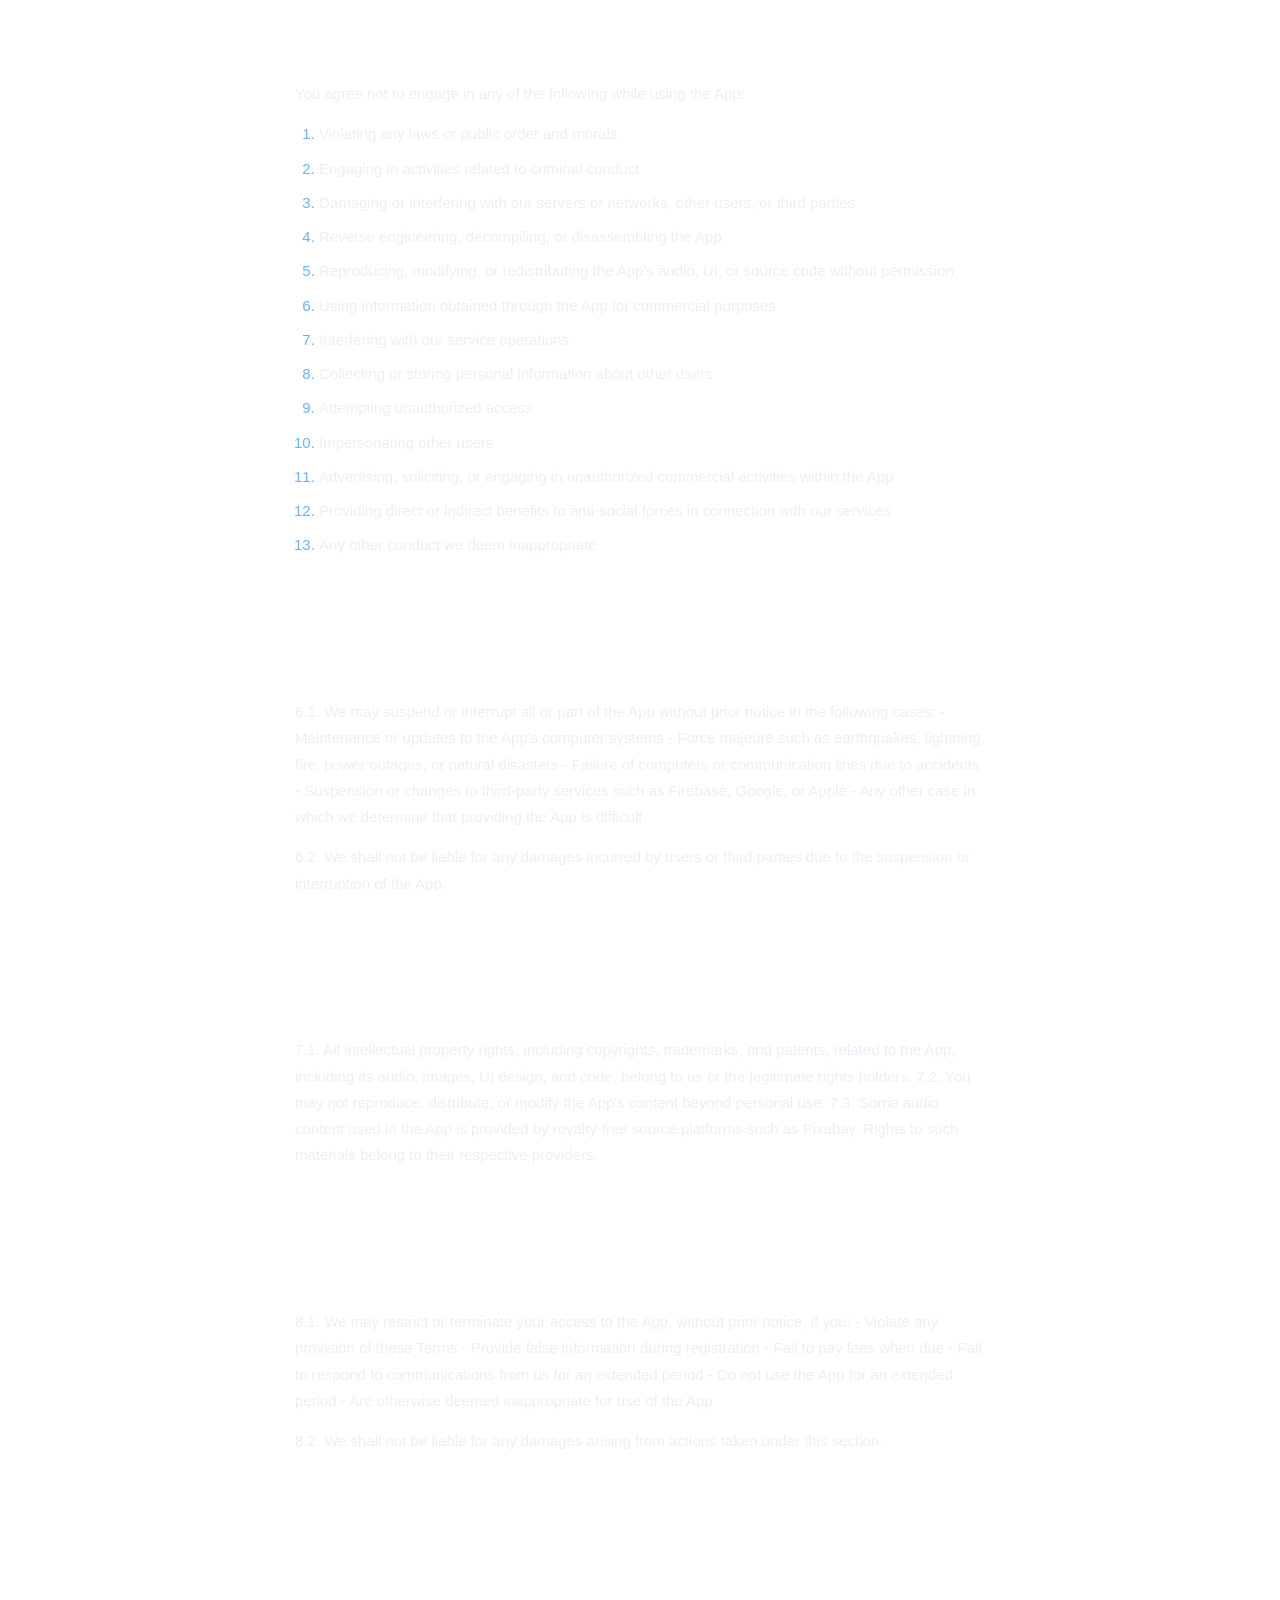
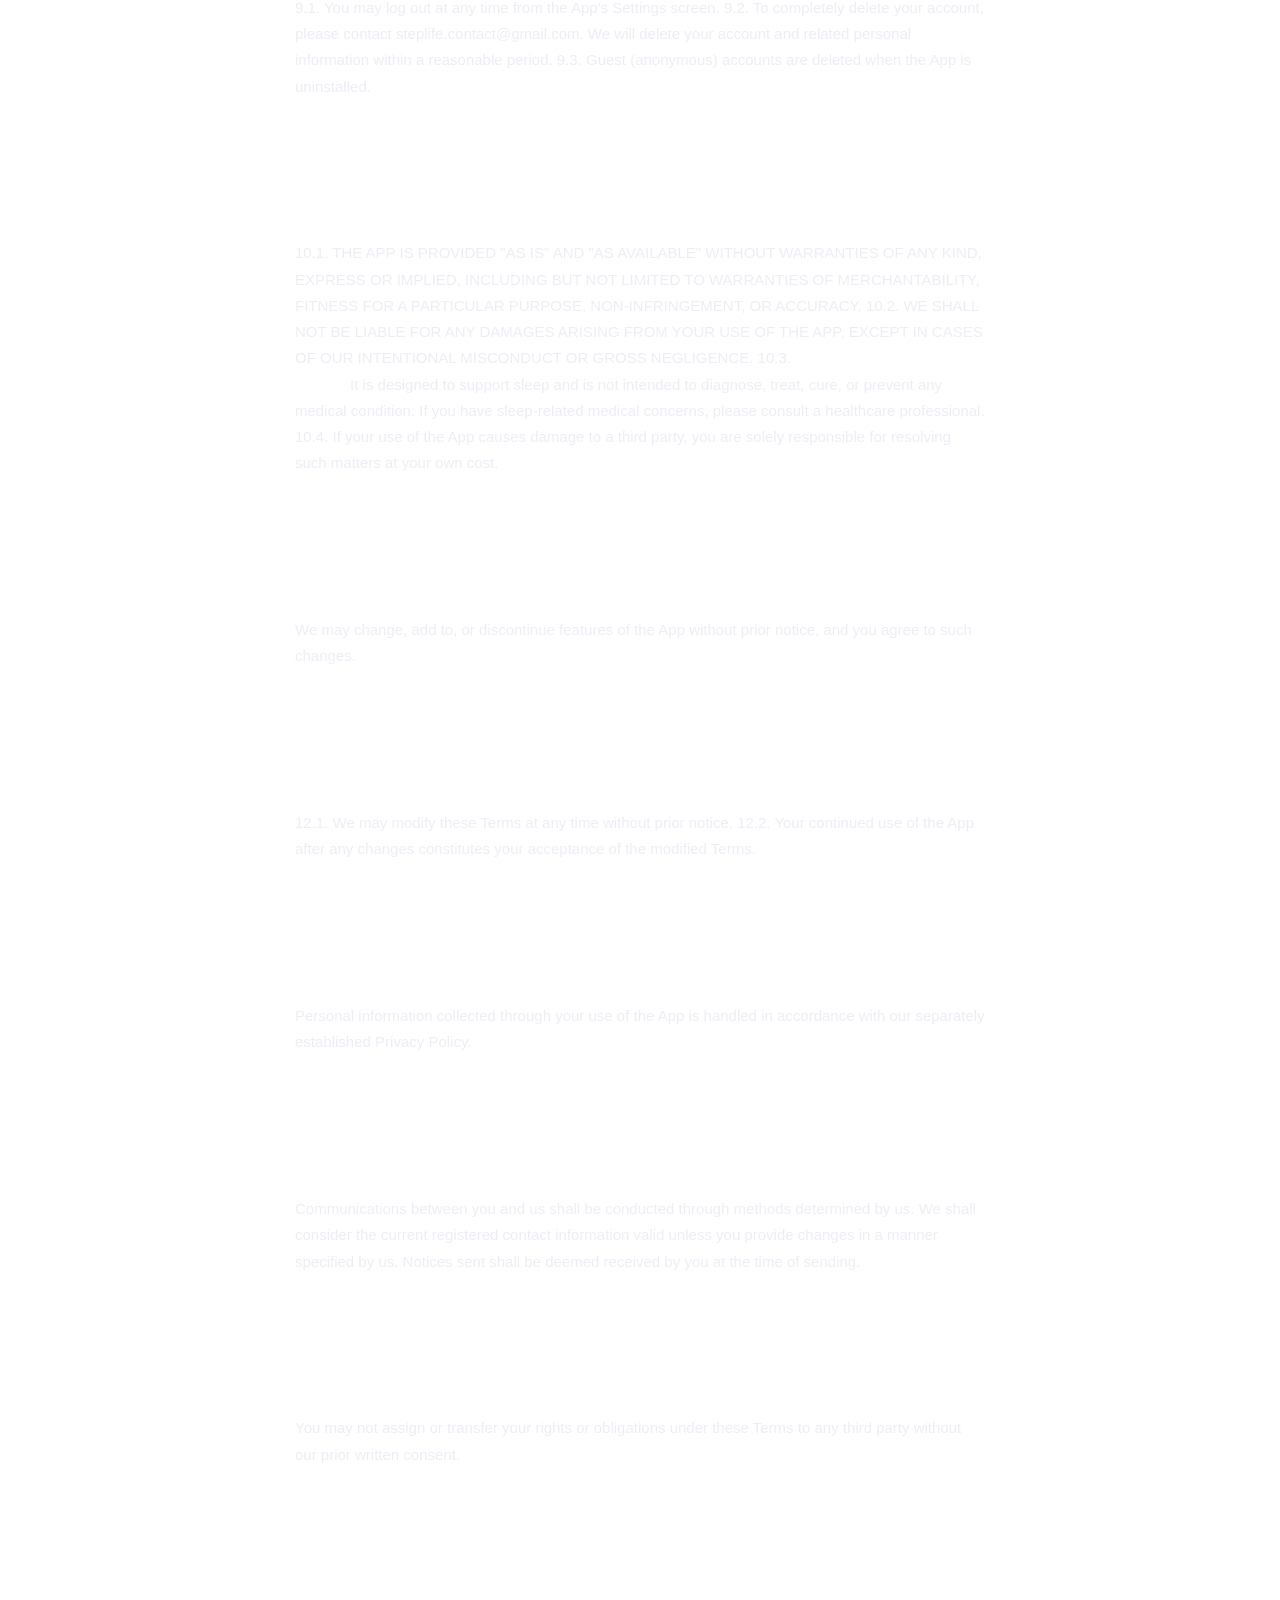
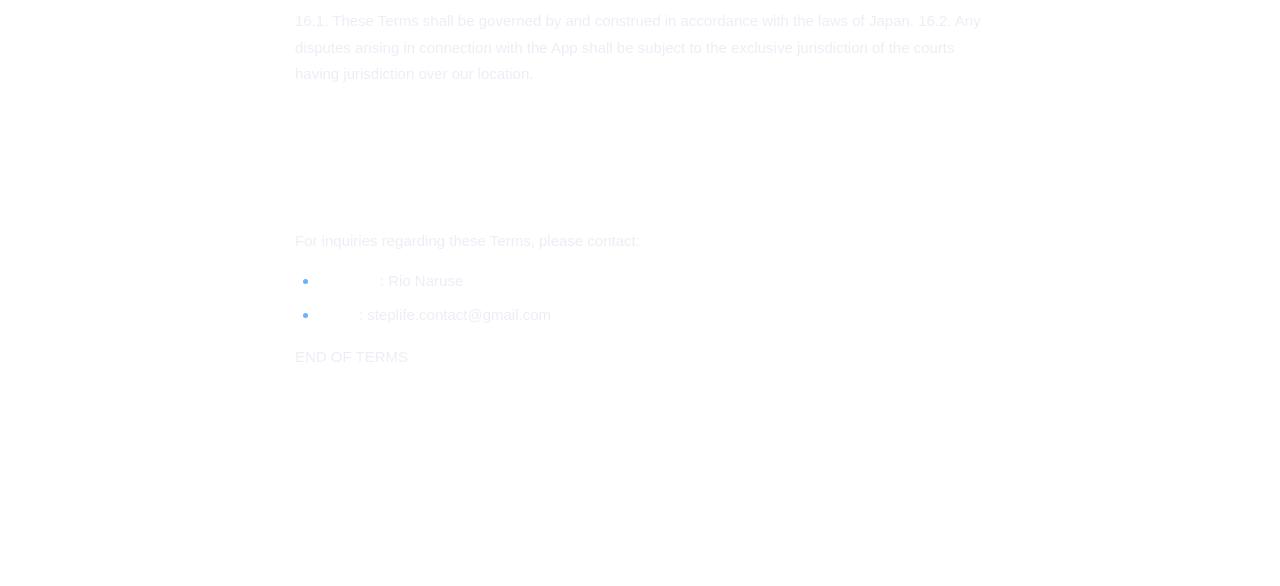
<file: terms-en.html>
<!DOCTYPE html>
<html lang="en">
<head>
<meta charset="UTF-8">
<meta name="viewport" content="width=device-width, initial-scale=1.0">
<title>Terms of Service — Sleep now</title>
<link rel="stylesheet" href="style.css">
</head>
<body>
<div class="container">
  <a href="index.html" class="back-link">← Sleep now</a>
  <h1>Sleep now — Terms of Service</h1>
<p><strong>Last Updated</strong>: July 3, 2026<br />
<strong>Effective Date</strong>: July 3, 2026</p>
<h2>Introduction</h2>
<p>These Terms of Service ("Terms") govern your use of the mobile application "Sleep now" (the "App") provided by Rio Naruse ("we", "us", or "our"). By accessing or using the App, you ("User" or "you") agree to be bound by these Terms.</p>
<p>If you do not agree to these Terms, please do not use the App.</p>
<hr />
<h2>1. Application</h2>
<p>1.1. These Terms apply to all matters concerning the use of the App between you and us.
1.2. We may also establish additional rules, guidelines, or policies ("Individual Provisions") regarding the App. These Individual Provisions shall constitute part of these Terms.
1.3. In the event of any conflict between these Terms and Individual Provisions, the Individual Provisions shall prevail unless expressly stated otherwise.</p>
<hr />
<h2>2. Account Registration</h2>
<p>2.1. Certain features of the App require you to create an account through one of the following methods:
- Sign in with Apple
- Sign in with Google
- Guest (anonymous) login</p>
<p>2.2. We reserve the right to refuse account registration if:
- False information is provided
- The applicant has previously violated these Terms
- We otherwise deem the registration inappropriate</p>
<hr />
<h2>3. Account Management</h2>
<p>3.1. You are responsible for maintaining the confidentiality of your account credentials.
3.2. We are not liable for any unauthorized use, theft, or loss of your account credentials.
3.3. If you use guest (anonymous) login, your account is tied to your device and may not be recoverable if you delete the device or reinstall the App.</p>
<hr />
<h2>4. Fees</h2>
<p>4.1. Basic features of the App are provided free of charge.
4.2. Certain premium features ("Premium Features") may be offered through paid plans. Details of Premium Features, pricing, payment methods, and refund policies are governed by the in-app billing screen or separately established terms.
4.3. Subscription-based plans, if offered, are subject to Apple App Store's billing terms, including renewal, cancellation, and any free trial conditions.
4.4. Refunds for in-app purchases are generally subject to Apple App Store's refund policy.</p>
<hr />
<h2>5. Prohibited Conduct</h2>
<p>You agree not to engage in any of the following while using the App:</p>
<ol>
<li>Violating any laws or public order and morals</li>
<li>Engaging in activities related to criminal conduct</li>
<li>Damaging or interfering with our servers or networks, other users, or third parties</li>
<li>Reverse engineering, decompiling, or disassembling the App</li>
<li>Reproducing, modifying, or redistributing the App's audio, UI, or source code without permission</li>
<li>Using information obtained through the App for commercial purposes</li>
<li>Interfering with our service operations</li>
<li>Collecting or storing personal information about other users</li>
<li>Attempting unauthorized access</li>
<li>Impersonating other users</li>
<li>Advertising, soliciting, or engaging in unauthorized commercial activities within the App</li>
<li>Providing direct or indirect benefits to anti-social forces in connection with our services</li>
<li>Any other conduct we deem inappropriate</li>
</ol>
<hr />
<h2>6. Suspension of Services</h2>
<p>6.1. We may suspend or interrupt all or part of the App without prior notice in the following cases:
- Maintenance or updates to the App's computer systems
- Force majeure such as earthquakes, lightning, fire, power outages, or natural disasters
- Failure of computers or communication lines due to accidents
- Suspension or changes to third-party services such as Firebase, Google, or Apple
- Any other case in which we determine that providing the App is difficult</p>
<p>6.2. We shall not be liable for any damages incurred by users or third parties due to the suspension or interruption of the App.</p>
<hr />
<h2>7. Intellectual Property Rights</h2>
<p>7.1. All intellectual property rights, including copyrights, trademarks, and patents, related to the App, including its audio, images, UI design, and code, belong to us or the legitimate rights holders.
7.2. You may not reproduce, distribute, or modify the App's content beyond personal use.
7.3. Some audio content used in the App is provided by royalty-free source platforms such as Pixabay. Rights to such materials belong to their respective providers.</p>
<hr />
<h2>8. Usage Restrictions and Account Termination</h2>
<p>8.1. We may restrict or terminate your access to the App, without prior notice, if you:
- Violate any provision of these Terms
- Provide false information during registration
- Fail to pay fees when due
- Fail to respond to communications from us for an extended period
- Do not use the App for an extended period
- Are otherwise deemed inappropriate for use of the App</p>
<p>8.2. We shall not be liable for any damages arising from actions taken under this section.</p>
<hr />
<h2>9. Account Deletion</h2>
<p>9.1. You may log out at any time from the App's Settings screen.
9.2. To completely delete your account, please contact steplife.contact@gmail.com. We will delete your account and related personal information within a reasonable period.
9.3. Guest (anonymous) accounts are deleted when the App is uninstalled.</p>
<hr />
<h2>10. Disclaimer of Warranties and Limitation of Liability</h2>
<p>10.1. THE APP IS PROVIDED "AS IS" AND "AS AVAILABLE" WITHOUT WARRANTIES OF ANY KIND, EXPRESS OR IMPLIED, INCLUDING BUT NOT LIMITED TO WARRANTIES OF MERCHANTABILITY, FITNESS FOR A PARTICULAR PURPOSE, NON-INFRINGEMENT, OR ACCURACY.
10.2. WE SHALL NOT BE LIABLE FOR ANY DAMAGES ARISING FROM YOUR USE OF THE APP, EXCEPT IN CASES OF OUR INTENTIONAL MISCONDUCT OR GROSS NEGLIGENCE.
10.3. <strong>The App is not a medical device.</strong> It is designed to support sleep and is not intended to diagnose, treat, cure, or prevent any medical condition. If you have sleep-related medical concerns, please consult a healthcare professional.
10.4. If your use of the App causes damage to a third party, you are solely responsible for resolving such matters at your own cost.</p>
<hr />
<h2>11. Changes to Services</h2>
<p>We may change, add to, or discontinue features of the App without prior notice, and you agree to such changes.</p>
<hr />
<h2>12. Changes to Terms</h2>
<p>12.1. We may modify these Terms at any time without prior notice.
12.2. Your continued use of the App after any changes constitutes your acceptance of the modified Terms.</p>
<hr />
<h2>13. Privacy</h2>
<p>Personal information collected through your use of the App is handled in accordance with our separately established Privacy Policy.</p>
<hr />
<h2>14. Notices</h2>
<p>Communications between you and us shall be conducted through methods determined by us. We shall consider the current registered contact information valid unless you provide changes in a manner specified by us. Notices sent shall be deemed received by you at the time of sending.</p>
<hr />
<h2>15. No Assignment</h2>
<p>You may not assign or transfer your rights or obligations under these Terms to any third party without our prior written consent.</p>
<hr />
<h2>16. Governing Law and Jurisdiction</h2>
<p>16.1. These Terms shall be governed by and construed in accordance with the laws of Japan.
16.2. Any disputes arising in connection with the App shall be subject to the exclusive jurisdiction of the courts having jurisdiction over our location.</p>
<hr />
<h2>Contact</h2>
<p>For inquiries regarding these Terms, please contact:</p>
<ul>
<li><strong>Provider</strong>: Rio Naruse</li>
<li><strong>Email</strong>: steplife.contact@gmail.com</li>
</ul>
<p>END OF TERMS</p>
  <div class="footer">© 2026 Rio Naruse · steplife.contact@gmail.com</div>
</div>
</body>
</html>
</file>
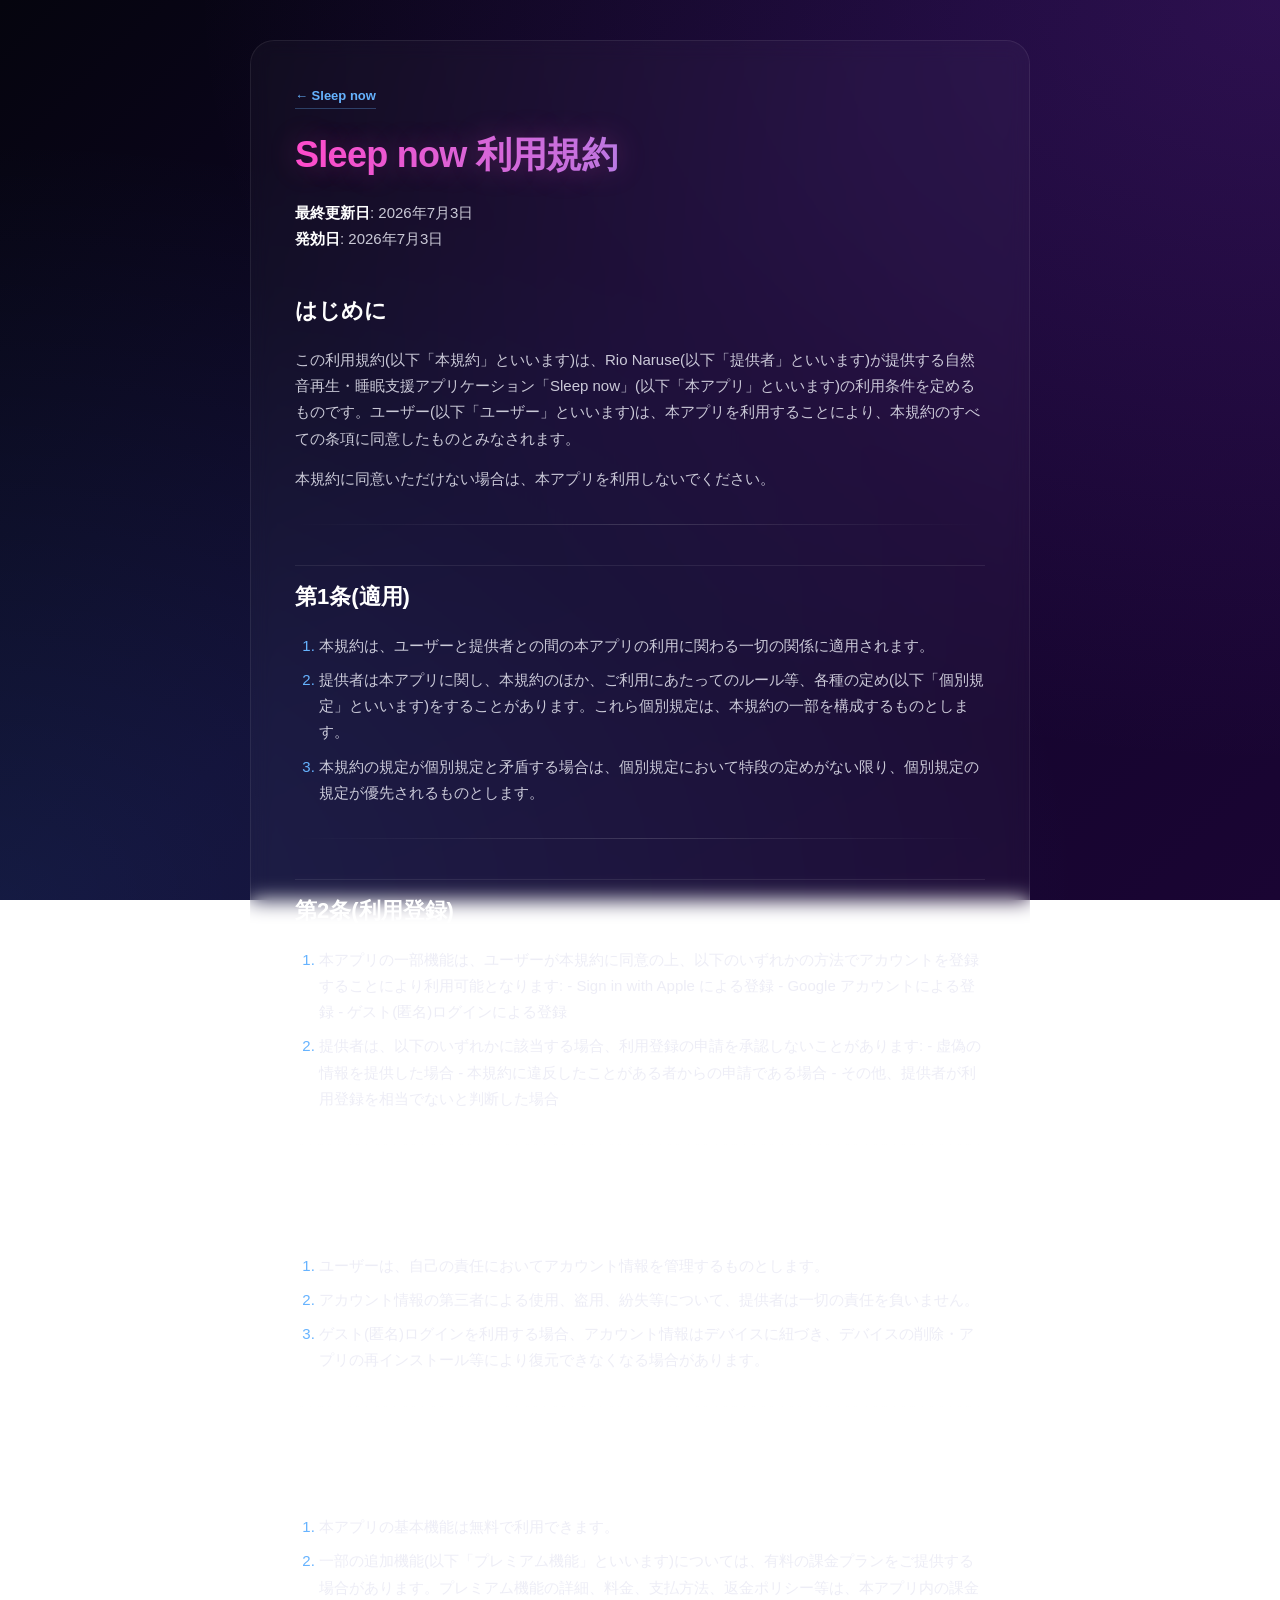
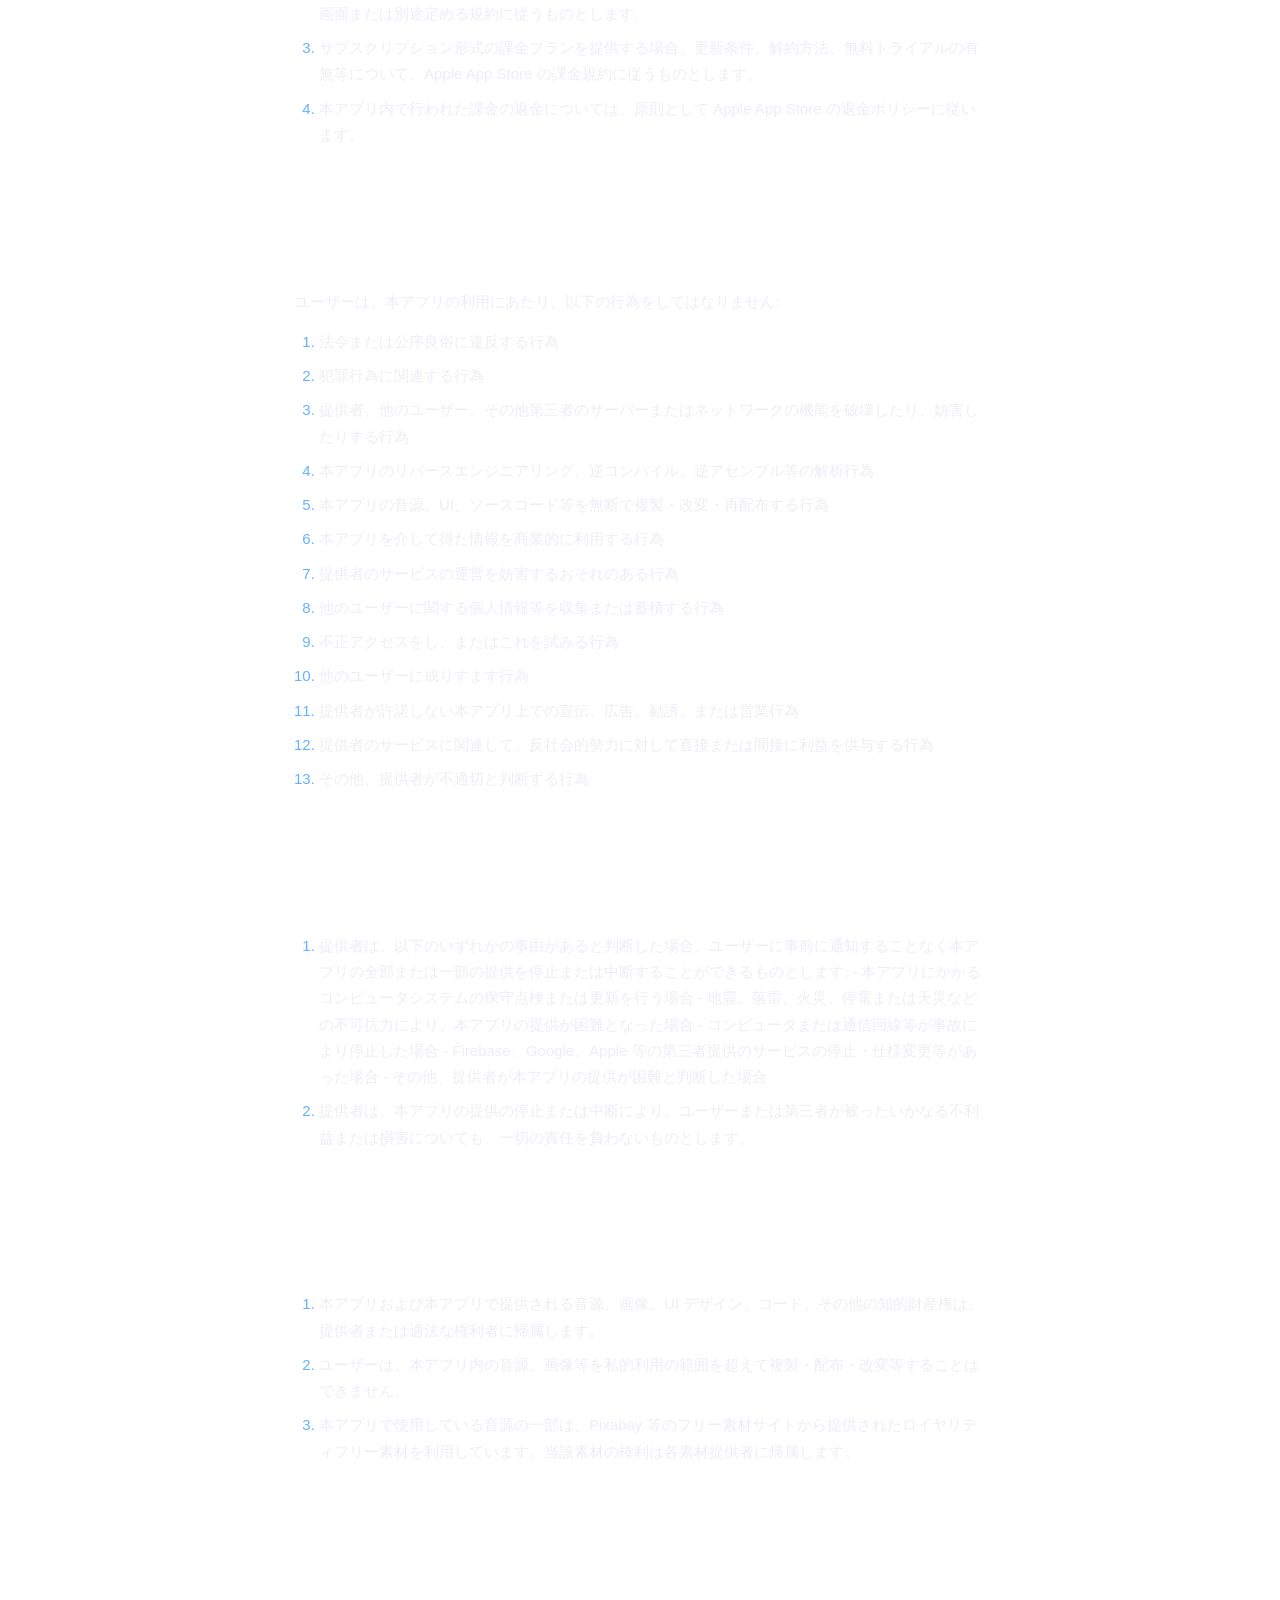
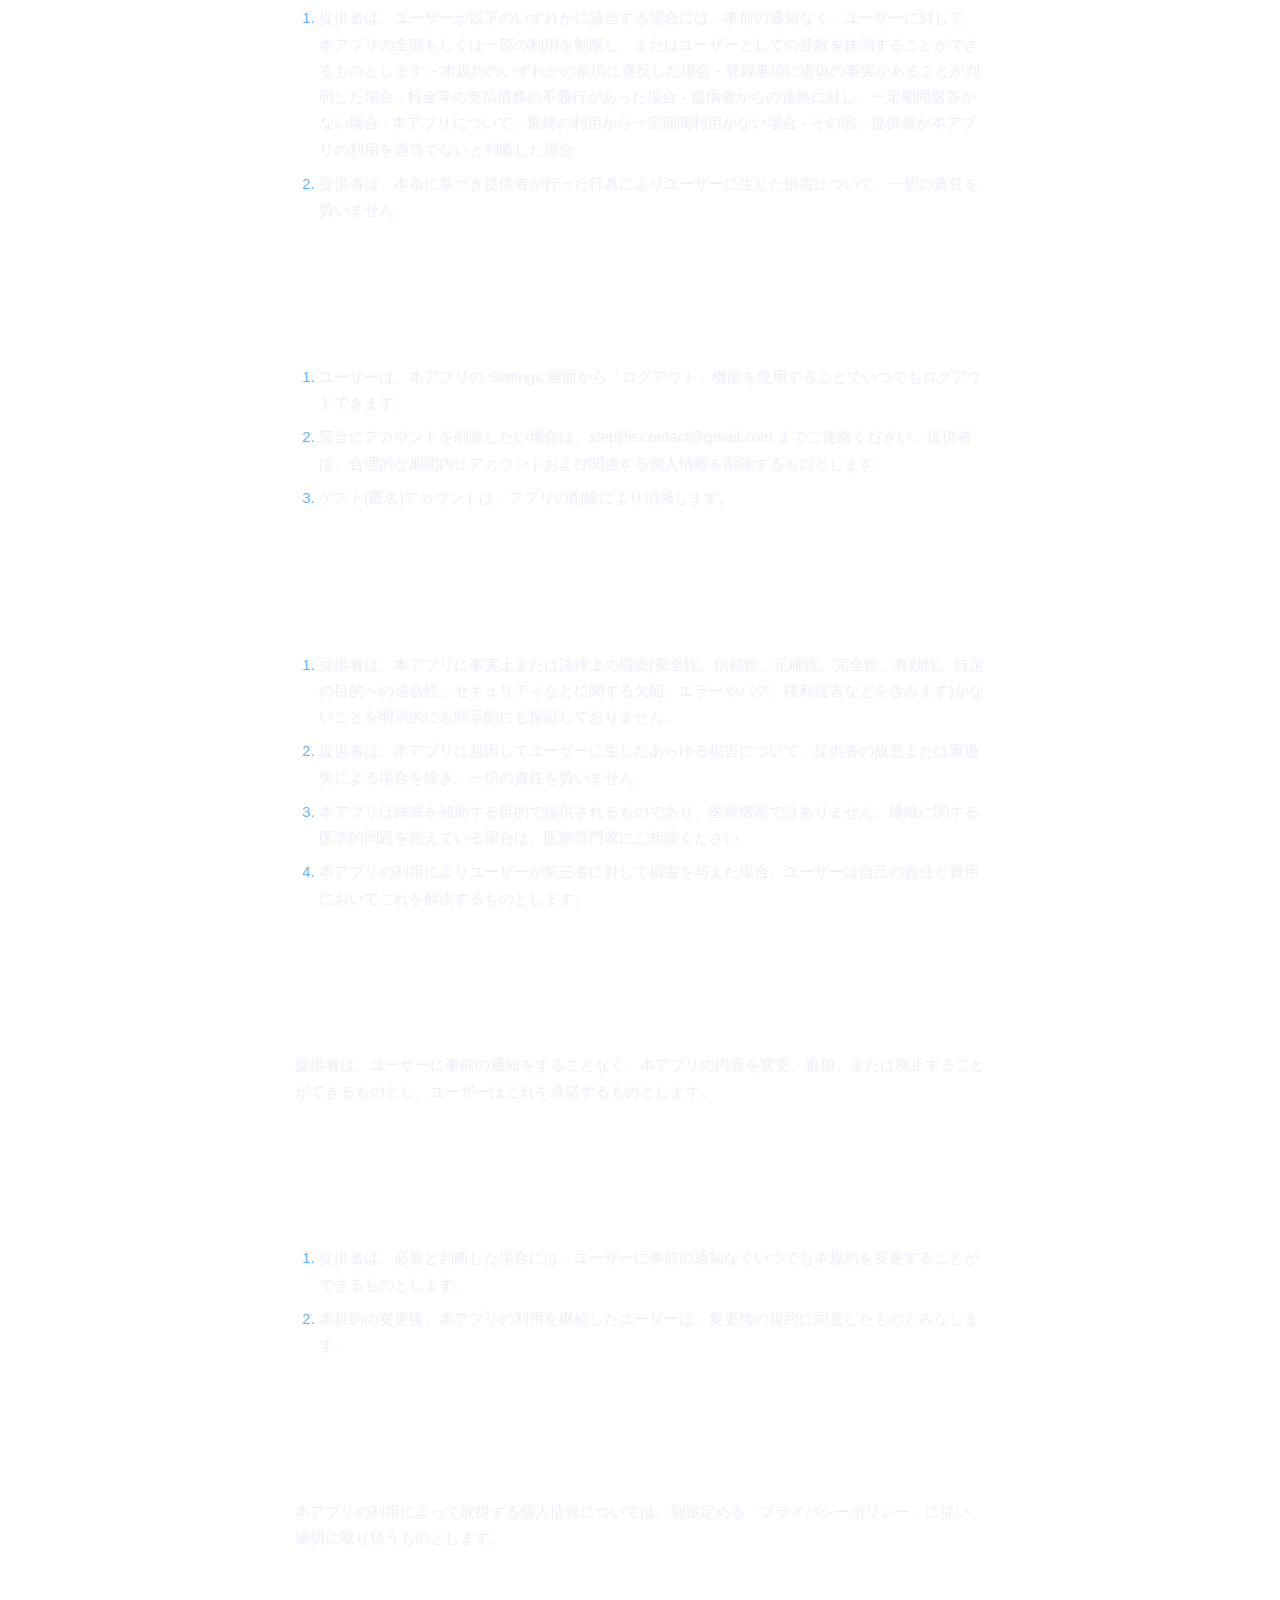
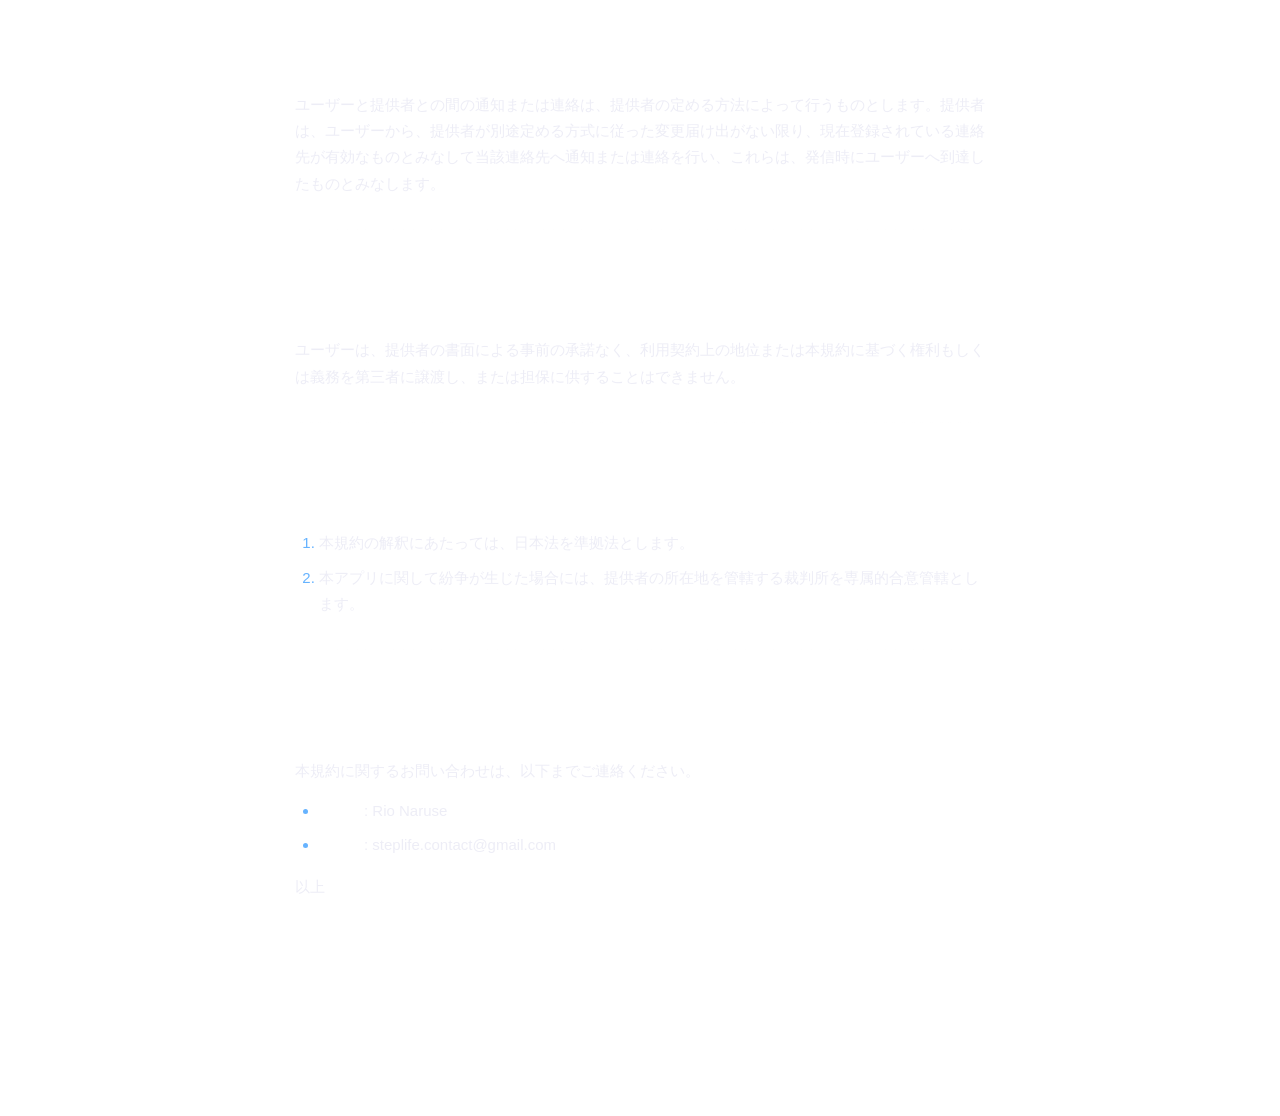
<file: terms-ja.html>
<!DOCTYPE html>
<html lang="ja">
<head>
<meta charset="UTF-8">
<meta name="viewport" content="width=device-width, initial-scale=1.0">
<title>利用規約 — Sleep now</title>
<link rel="stylesheet" href="style.css">
</head>
<body>
<div class="container">
  <a href="index.html" class="back-link">← Sleep now</a>
  <h1>Sleep now 利用規約</h1>
<p><strong>最終更新日</strong>: 2026年7月3日<br />
<strong>発効日</strong>: 2026年7月3日</p>
<h2>はじめに</h2>
<p>この利用規約(以下「本規約」といいます)は、Rio Naruse(以下「提供者」といいます)が提供する自然音再生・睡眠支援アプリケーション「Sleep now」(以下「本アプリ」といいます)の利用条件を定めるものです。ユーザー(以下「ユーザー」といいます)は、本アプリを利用することにより、本規約のすべての条項に同意したものとみなされます。</p>
<p>本規約に同意いただけない場合は、本アプリを利用しないでください。</p>
<hr />
<h2>第1条(適用)</h2>
<ol>
<li>本規約は、ユーザーと提供者との間の本アプリの利用に関わる一切の関係に適用されます。</li>
<li>提供者は本アプリに関し、本規約のほか、ご利用にあたってのルール等、各種の定め(以下「個別規定」といいます)をすることがあります。これら個別規定は、本規約の一部を構成するものとします。</li>
<li>本規約の規定が個別規定と矛盾する場合は、個別規定において特段の定めがない限り、個別規定の規定が優先されるものとします。</li>
</ol>
<hr />
<h2>第2条(利用登録)</h2>
<ol>
<li>本アプリの一部機能は、ユーザーが本規約に同意の上、以下のいずれかの方法でアカウントを登録することにより利用可能となります:
   - Sign in with Apple による登録
   - Google アカウントによる登録
   - ゲスト(匿名)ログインによる登録</li>
<li>提供者は、以下のいずれかに該当する場合、利用登録の申請を承認しないことがあります:
   - 虚偽の情報を提供した場合
   - 本規約に違反したことがある者からの申請である場合
   - その他、提供者が利用登録を相当でないと判断した場合</li>
</ol>
<hr />
<h2>第3条(アカウント情報の管理)</h2>
<ol>
<li>ユーザーは、自己の責任においてアカウント情報を管理するものとします。</li>
<li>アカウント情報の第三者による使用、盗用、紛失等について、提供者は一切の責任を負いません。</li>
<li>ゲスト(匿名)ログインを利用する場合、アカウント情報はデバイスに紐づき、デバイスの削除・アプリの再インストール等により復元できなくなる場合があります。</li>
</ol>
<hr />
<h2>第4条(利用料金)</h2>
<ol>
<li>本アプリの基本機能は無料で利用できます。</li>
<li>一部の追加機能(以下「プレミアム機能」といいます)については、有料の課金プランをご提供する場合があります。プレミアム機能の詳細、料金、支払方法、返金ポリシー等は、本アプリ内の課金画面または別途定める規約に従うものとします。</li>
<li>サブスクリプション形式の課金プランを提供する場合、更新条件、解約方法、無料トライアルの有無等について、Apple App Store の課金規約に従うものとします。</li>
<li>本アプリ内で行われた課金の返金については、原則として Apple App Store の返金ポリシーに従います。</li>
</ol>
<hr />
<h2>第5条(禁止事項)</h2>
<p>ユーザーは、本アプリの利用にあたり、以下の行為をしてはなりません:</p>
<ol>
<li>法令または公序良俗に違反する行為</li>
<li>犯罪行為に関連する行為</li>
<li>提供者、他のユーザー、その他第三者のサーバーまたはネットワークの機能を破壊したり、妨害したりする行為</li>
<li>本アプリのリバースエンジニアリング、逆コンパイル、逆アセンブル等の解析行為</li>
<li>本アプリの音源、UI、ソースコード等を無断で複製・改変・再配布する行為</li>
<li>本アプリを介して得た情報を商業的に利用する行為</li>
<li>提供者のサービスの運営を妨害するおそれのある行為</li>
<li>他のユーザーに関する個人情報等を収集または蓄積する行為</li>
<li>不正アクセスをし、またはこれを試みる行為</li>
<li>他のユーザーに成りすます行為</li>
<li>提供者が許諾しない本アプリ上での宣伝、広告、勧誘、または営業行為</li>
<li>提供者のサービスに関連して、反社会的勢力に対して直接または間接に利益を供与する行為</li>
<li>その他、提供者が不適切と判断する行為</li>
</ol>
<hr />
<h2>第6条(本アプリの提供の停止等)</h2>
<ol>
<li>提供者は、以下のいずれかの事由があると判断した場合、ユーザーに事前に通知することなく本アプリの全部または一部の提供を停止または中断することができるものとします:
   - 本アプリにかかるコンピュータシステムの保守点検または更新を行う場合
   - 地震、落雷、火災、停電または天災などの不可抗力により、本アプリの提供が困難となった場合
   - コンピュータまたは通信回線等が事故により停止した場合
   - Firebase、Google、Apple 等の第三者提供のサービスの停止・仕様変更等があった場合
   - その他、提供者が本アプリの提供が困難と判断した場合</li>
<li>提供者は、本アプリの提供の停止または中断により、ユーザーまたは第三者が被ったいかなる不利益または損害についても、一切の責任を負わないものとします。</li>
</ol>
<hr />
<h2>第7条(著作権および知的財産権)</h2>
<ol>
<li>本アプリおよび本アプリで提供される音源、画像、UI デザイン、コード、その他の知的財産権は、提供者または適法な権利者に帰属します。</li>
<li>ユーザーは、本アプリ内の音源、画像等を私的利用の範囲を超えて複製・配布・改変等することはできません。</li>
<li>本アプリで使用している音源の一部は、Pixabay 等のフリー素材サイトから提供されたロイヤリティフリー素材を利用しています。当該素材の権利は各素材提供者に帰属します。</li>
</ol>
<hr />
<h2>第8条(利用制限および登録抹消)</h2>
<ol>
<li>提供者は、ユーザーが以下のいずれかに該当する場合には、事前の通知なく、ユーザーに対して、本アプリの全部もしくは一部の利用を制限し、またはユーザーとしての登録を抹消することができるものとします:
   - 本規約のいずれかの条項に違反した場合
   - 登録事項に虚偽の事実があることが判明した場合
   - 料金等の支払債務の不履行があった場合
   - 提供者からの連絡に対し、一定期間返答がない場合
   - 本アプリについて、最終の利用から一定期間利用がない場合
   - その他、提供者が本アプリの利用を適当でないと判断した場合</li>
<li>提供者は、本条に基づき提供者が行った行為によりユーザーに生じた損害について、一切の責任を負いません。</li>
</ol>
<hr />
<h2>第9条(退会)</h2>
<ol>
<li>ユーザーは、本アプリの Settings 画面から「ログアウト」機能を使用することでいつでもログアウトできます。</li>
<li>完全にアカウントを削除したい場合は、steplife.contact@gmail.com までご連絡ください。提供者は、合理的な期間内にアカウントおよび関連する個人情報を削除するものとします。</li>
<li>ゲスト(匿名)アカウントは、アプリの削除により消滅します。</li>
</ol>
<hr />
<h2>第10条(保証の否認および免責事項)</h2>
<ol>
<li>提供者は、本アプリに事実上または法律上の瑕疵(安全性、信頼性、正確性、完全性、有効性、特定の目的への適合性、セキュリティなどに関する欠陥、エラーやバグ、権利侵害などを含みます)がないことを明示的にも黙示的にも保証しておりません。</li>
<li>提供者は、本アプリに起因してユーザーに生じたあらゆる損害について、提供者の故意または重過失による場合を除き、一切の責任を負いません。</li>
<li>本アプリは睡眠を補助する目的で提供されるものであり、医療機器ではありません。睡眠に関する医学的問題を抱えている場合は、医療専門家にご相談ください。</li>
<li>本アプリの利用によりユーザーが第三者に対して損害を与えた場合、ユーザーは自己の責任と費用においてこれを解決するものとします。</li>
</ol>
<hr />
<h2>第11条(サービス内容の変更等)</h2>
<p>提供者は、ユーザーに事前の通知をすることなく、本アプリの内容を変更、追加、または廃止することができるものとし、ユーザーはこれを承諾するものとします。</p>
<hr />
<h2>第12条(利用規約の変更)</h2>
<ol>
<li>提供者は、必要と判断した場合には、ユーザーに事前の通知なくいつでも本規約を変更することができるものとします。</li>
<li>本規約の変更後、本アプリの利用を継続したユーザーは、変更後の規約に同意したものとみなします。</li>
</ol>
<hr />
<h2>第13条(個人情報の取扱い)</h2>
<p>本アプリの利用によって取得する個人情報については、別途定める「プライバシーポリシー」に従い、適切に取り扱うものとします。</p>
<hr />
<h2>第14条(通知または連絡)</h2>
<p>ユーザーと提供者との間の通知または連絡は、提供者の定める方法によって行うものとします。提供者は、ユーザーから、提供者が別途定める方式に従った変更届け出がない限り、現在登録されている連絡先が有効なものとみなして当該連絡先へ通知または連絡を行い、これらは、発信時にユーザーへ到達したものとみなします。</p>
<hr />
<h2>第15条(権利義務の譲渡の禁止)</h2>
<p>ユーザーは、提供者の書面による事前の承諾なく、利用契約上の地位または本規約に基づく権利もしくは義務を第三者に譲渡し、または担保に供することはできません。</p>
<hr />
<h2>第16条(準拠法・裁判管轄)</h2>
<ol>
<li>本規約の解釈にあたっては、日本法を準拠法とします。</li>
<li>本アプリに関して紛争が生じた場合には、提供者の所在地を管轄する裁判所を専属的合意管轄とします。</li>
</ol>
<hr />
<h2>お問い合わせ</h2>
<p>本規約に関するお問い合わせは、以下までご連絡ください。</p>
<ul>
<li><strong>提供者</strong>: Rio Naruse</li>
<li><strong>連絡先</strong>: steplife.contact@gmail.com</li>
</ul>
<p>以上</p>
  <div class="footer">© 2026 Rio Naruse · steplife.contact@gmail.com</div>
</div>
</body>
</html>
</file>
<file: style.css>
/* Sleep now Legal Docs - Shared Styles */
* { margin: 0; padding: 0; box-sizing: border-box; }

body {
  font-family: -apple-system, BlinkMacSystemFont, "SF Pro Display", "Hiragino Sans", "Helvetica Neue", Arial, sans-serif;
  background: radial-gradient(ellipse at top right, rgba(150, 60, 220, 0.2), transparent 60%),
              radial-gradient(ellipse at bottom left, rgba(60, 180, 255, 0.12), transparent 60%),
              linear-gradient(135deg, #05050e 0%, #10052a 45%, #1a0533 100%);
  background-attachment: fixed;
  color: #eaeaf5;
  line-height: 1.75;
  min-height: 100vh;
  padding: 40px 20px 80px;
}

.container {
  max-width: 780px;
  margin: 0 auto;
  background: rgba(255, 255, 255, 0.03);
  border: 1px solid rgba(255, 255, 255, 0.08);
  border-radius: 24px;
  padding: 40px 44px;
  backdrop-filter: blur(10px);
  -webkit-backdrop-filter: blur(10px);
}

/* Back to Home */
.back-link {
  display: inline-flex;
  align-items: center;
  gap: 6px;
  color: #66b3ff;
  text-decoration: none;
  font-size: 13px;
  font-weight: 600;
  margin-bottom: 24px;
  transition: opacity 0.2s;
}
.back-link:hover { opacity: 0.7; }

/* Title */
h1 {
  font-size: 36px;
  font-weight: 900;
  letter-spacing: -0.02em;
  background: linear-gradient(90deg, #ff4dcc, #66b3ff);
  -webkit-background-clip: text;
  -webkit-text-fill-color: transparent;
  background-clip: text;
  text-shadow: 0 0 30px rgba(255, 77, 204, 0.3);
  margin-bottom: 24px;
  line-height: 1.2;
}

/* Meta info */
.meta {
  color: rgba(255, 255, 255, 0.45);
  font-size: 13px;
  font-family: "SF Mono", Menlo, monospace;
  padding: 12px 16px;
  background: rgba(255, 255, 255, 0.03);
  border-radius: 12px;
  margin-bottom: 32px;
  border-left: 3px solid #66b3ff;
}
.meta strong { color: rgba(255, 255, 255, 0.75); font-weight: 600; }

/* Headings */
h2 {
  font-size: 22px;
  font-weight: 800;
  color: #fff;
  margin: 40px 0 16px;
  padding-top: 12px;
  border-top: 1px solid rgba(255, 255, 255, 0.08);
}
h2:first-of-type { border-top: none; padding-top: 0; }

h3 {
  font-size: 17px;
  font-weight: 700;
  color: #b3d4ff;
  margin: 24px 0 12px;
}

h4 {
  font-size: 15px;
  font-weight: 600;
  color: rgba(255, 255, 255, 0.85);
  margin: 20px 0 10px;
}

/* Paragraphs */
p {
  color: rgba(234, 234, 245, 0.85);
  margin-bottom: 14px;
  font-size: 15px;
}

/* Lists */
ol, ul {
  padding-left: 24px;
  margin-bottom: 16px;
}
li {
  color: rgba(234, 234, 245, 0.85);
  margin-bottom: 8px;
  font-size: 15px;
}
li::marker { color: #66b3ff; }

/* Emphasis */
strong { color: #fff; font-weight: 600; }
em { color: #ff9ee0; font-style: normal; }

/* Links */
a {
  color: #66b3ff;
  text-decoration: none;
  border-bottom: 1px solid rgba(102, 179, 255, 0.3);
  transition: all 0.2s;
}
a:hover { color: #99ccff; border-bottom-color: #99ccff; }

/* Horizontal rules */
hr {
  border: none;
  height: 1px;
  background: linear-gradient(90deg, transparent, rgba(255, 255, 255, 0.15), transparent);
  margin: 32px 0;
}

/* Code / preformatted */
code {
  background: rgba(102, 179, 255, 0.1);
  padding: 2px 6px;
  border-radius: 4px;
  font-family: "SF Mono", Menlo, monospace;
  font-size: 13px;
  color: #b3d4ff;
}

/* Footer */
.footer {
  margin-top: 48px;
  padding-top: 24px;
  border-top: 1px solid rgba(255, 255, 255, 0.08);
  text-align: center;
  color: rgba(255, 255, 255, 0.35);
  font-size: 12px;
  letter-spacing: 1px;
}

/* Mobile responsive */
@media (max-width: 640px) {
  body { padding: 20px 12px 60px; }
  .container { padding: 28px 22px; border-radius: 18px; }
  h1 { font-size: 28px; }
  h2 { font-size: 19px; }
  h3 { font-size: 16px; }
  p, li { font-size: 14px; }
}
</file>
